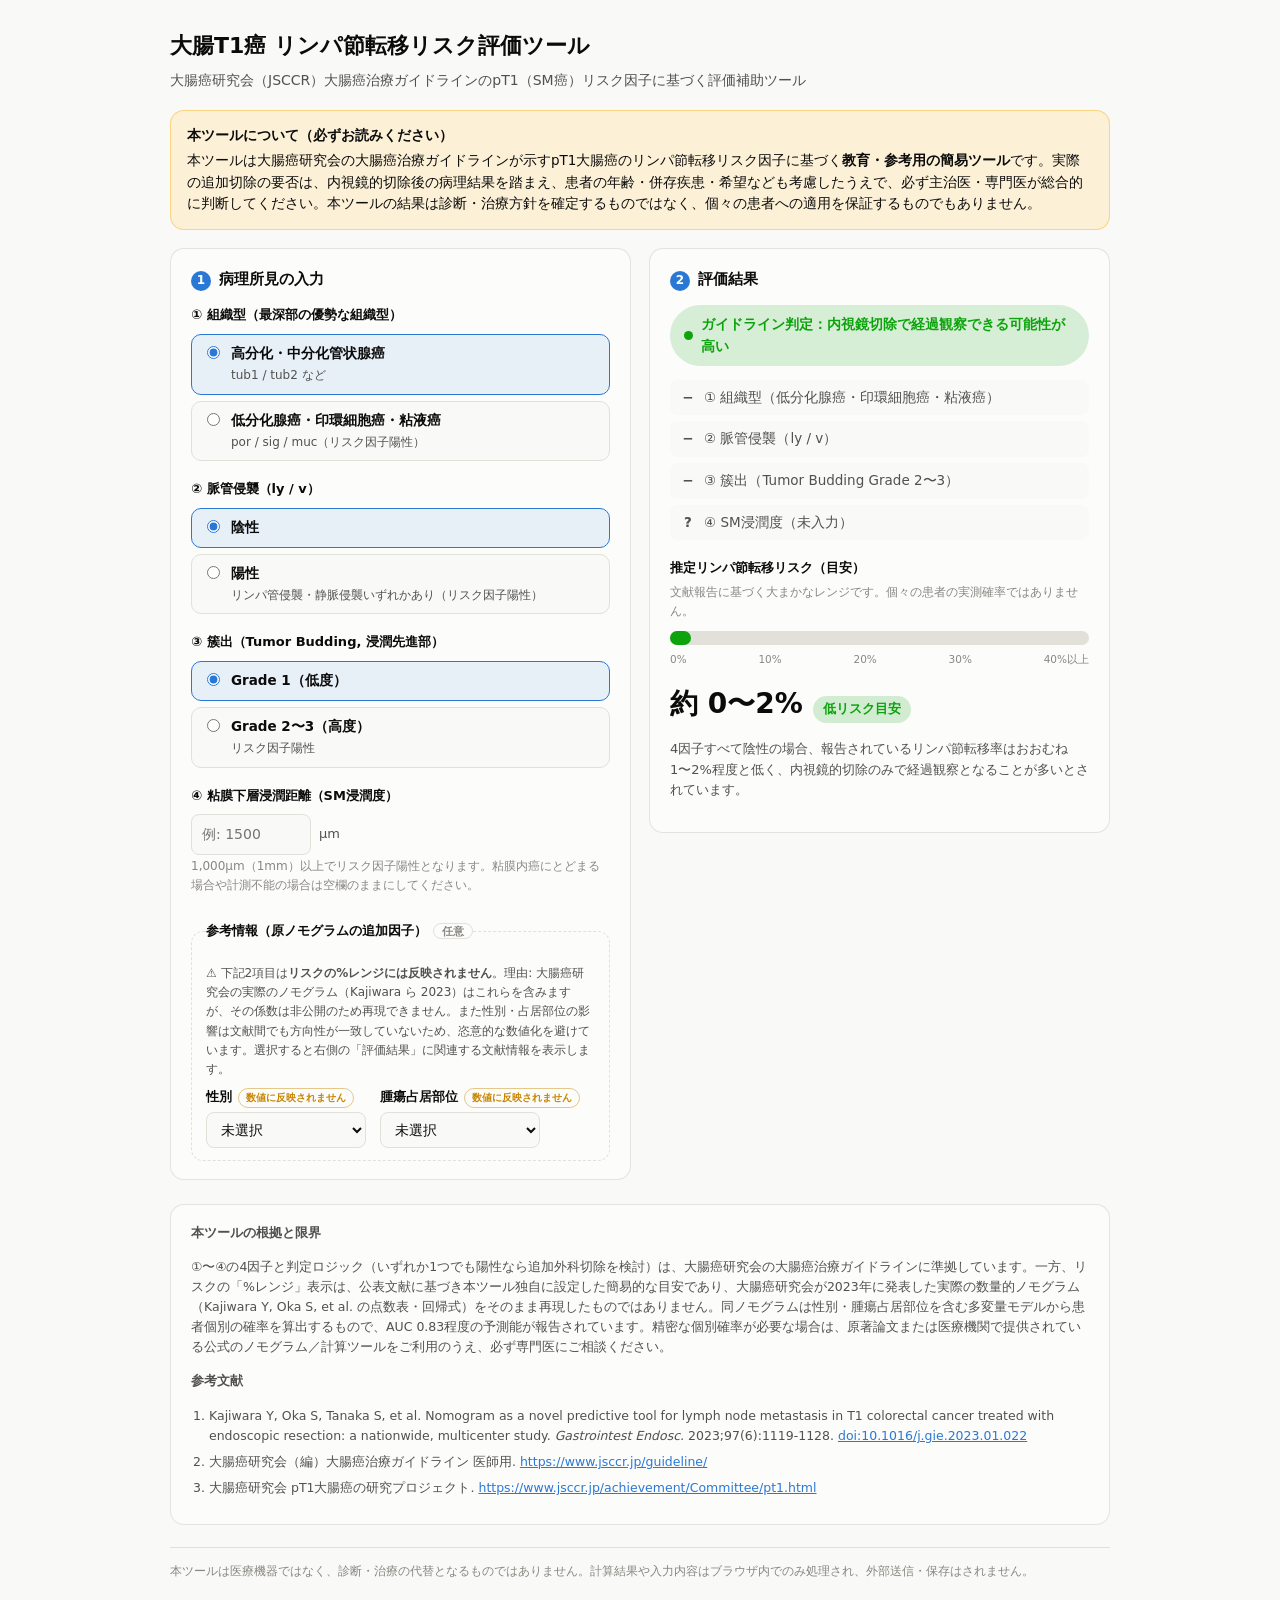
<file: colorectal-t1-lnm-tool/index.html>
<!doctype html>
<html lang="ja">
<head>
<meta charset="utf-8" />
<meta name="viewport" content="width=device-width, initial-scale=1, viewport-fit=cover" />
<title>大腸T1癌 リンパ節転移リスク評価ツール</title>

<!-- iPhoneでホーム画面に追加した際にアプリ風に起動するための設定 -->
<meta name="mobile-web-app-capable" content="yes" />
<meta name="apple-mobile-web-app-capable" content="yes" />
<meta name="apple-mobile-web-app-status-bar-style" content="black-translucent" />
<meta name="apple-mobile-web-app-title" content="T1癌リスク評価" />
<meta name="theme-color" content="#2a78d6" />
<link rel="apple-touch-icon" href="[data-uri]" />
<style>
  :root {
    --surface-1:      #fcfcfb;
    --page-plane:     #f9f9f7;
    --text-primary:   #0b0b0b;
    --text-secondary: #52514e;
    --text-muted:     #898781;
    --gridline:       #e1e0d9;
    --baseline:       #c3c2b7;
    --border:         rgba(11,11,11,0.10);
    --series-blue:    #2a78d6;
    --series-blue-l1: #cde2fb;
    --status-good:     #0ca30c;
    --status-warning:  #c98500; /* darkened for text contrast on light surface */
    --status-warning-fill: #fab219;
    --status-serious:  #ec835a;
    --status-critical: #d03b3b;
    --card-radius: 14px;
  }
  @media (prefers-color-scheme: dark) {
    :root {
      --surface-1:      #1a1a19;
      --page-plane:     #0d0d0d;
      --text-primary:   #ffffff;
      --text-secondary: #c3c2b7;
      --text-muted:     #898781;
      --gridline:       #2c2c2a;
      --baseline:       #383835;
      --border:         rgba(255,255,255,0.10);
      --series-blue:    #3987e5;
      --series-blue-l1: #184f95;
      --status-good:     #0ca30c;
      --status-warning:  #fab219;
      --status-warning-fill: #fab219;
      --status-serious:  #ec835a;
      --status-critical: #e66767;
    }
  }
  * { box-sizing: border-box; }
  body {
    margin: 0;
    background: var(--page-plane);
    color: var(--text-primary);
    font-family: system-ui, -apple-system, "Segoe UI", sans-serif;
    line-height: 1.6;
  }
  .wrap {
    max-width: 980px;
    margin: 0 auto;
    padding: 28px 20px 60px;
  }
  header.page-header {
    margin-bottom: 18px;
  }
  h1 {
    font-size: 22px;
    margin: 0 0 6px;
    font-weight: 700;
  }
  .subtitle {
    color: var(--text-secondary);
    font-size: 14px;
    margin: 0;
  }
  .disclaimer {
    background: color-mix(in srgb, var(--status-warning-fill) 16%, var(--surface-1));
    border: 1px solid color-mix(in srgb, var(--status-warning-fill) 45%, transparent);
    border-radius: var(--card-radius);
    padding: 14px 16px;
    margin: 18px 0;
    font-size: 13.5px;
    color: var(--text-primary);
  }
  .disclaimer strong { display: block; margin-bottom: 4px; }
  .grid {
    display: grid;
    grid-template-columns: 1fr 1fr;
    gap: 18px;
    align-items: start;
  }
  @media (max-width: 800px) {
    .grid { grid-template-columns: 1fr; }
  }
  .card {
    background: var(--surface-1);
    border: 1px solid var(--border);
    border-radius: var(--card-radius);
    padding: 18px 20px;
  }
  .card h2 {
    font-size: 15px;
    margin: 0 0 14px;
    font-weight: 700;
  }
  .card h2 .num {
    display: inline-flex;
    align-items: center;
    justify-content: center;
    width: 20px; height: 20px;
    border-radius: 50%;
    background: var(--series-blue);
    color: white;
    font-size: 12px;
    margin-right: 8px;
  }
  fieldset {
    border: none;
    padding: 0;
    margin: 0 0 18px;
  }
  fieldset:last-child { margin-bottom: 0; }
  legend {
    font-size: 13px;
    font-weight: 600;
    color: var(--text-primary);
    margin-bottom: 8px;
    padding: 0;
  }
  .hint {
    font-size: 12px;
    color: var(--text-muted);
    margin: 2px 0 8px;
  }
  .opt-row {
    display: flex;
    flex-direction: column;
    gap: 6px;
  }
  label.opt {
    display: flex;
    align-items: flex-start;
    gap: 8px;
    font-size: 13.5px;
    padding: 8px 10px;
    border: 1px solid var(--gridline);
    border-radius: 10px;
    cursor: pointer;
    background: var(--page-plane);
  }
  label.opt:has(input:checked) {
    border-color: var(--series-blue);
    background: color-mix(in srgb, var(--series-blue) 10%, var(--surface-1));
  }
  label.opt input { margin-top: 3px; accent-color: var(--series-blue); }
  label.opt .opt-label { font-weight: 600; }
  label.opt .opt-sub { display: block; color: var(--text-secondary); font-weight: 400; font-size: 12px; margin-top: 2px; }
  .num-input-row {
    display: flex;
    align-items: center;
    gap: 8px;
  }
  input[type="number"], select {
    font: inherit;
    font-size: 14px;
    padding: 8px 10px;
    border-radius: 8px;
    border: 1px solid var(--gridline);
    background: var(--page-plane);
    color: var(--text-primary);
    width: 120px;
  }
  select { width: auto; min-width: 160px; }
  .unit { font-size: 13px; color: var(--text-secondary); }
  .optional-tag {
    font-size: 10.5px;
    font-weight: 600;
    color: var(--text-muted);
    border: 1px solid var(--gridline);
    border-radius: 999px;
    padding: 1px 8px;
    margin-left: 6px;
    vertical-align: middle;
  }
  .no-score-fieldset {
    border: 1px dashed var(--gridline);
    border-radius: 12px;
    padding: 12px 14px;
  }
  .no-score-hint {
    color: var(--text-secondary);
  }
  .no-effect-tag {
    display: inline-block;
    font-size: 10px;
    font-weight: 600;
    color: var(--status-warning);
    border: 1px solid color-mix(in srgb, var(--status-warning) 45%, transparent);
    border-radius: 999px;
    padding: 1px 7px;
    margin-left: 6px;
    vertical-align: middle;
  }
  .lit-note {
    margin-top: 16px;
    padding: 12px 14px;
    border-radius: 10px;
    background: color-mix(in srgb, var(--series-blue) 8%, var(--surface-1));
    border: 1px solid color-mix(in srgb, var(--series-blue) 25%, transparent);
    font-size: 12.5px;
    color: var(--text-secondary);
  }
  .lit-note strong { color: var(--text-primary); }
  .lit-note ul { margin: 6px 0 0; padding-left: 18px; }
  .lit-note li { margin-bottom: 4px; }

  /* Results */
  .badge {
    display: inline-flex;
    align-items: center;
    gap: 8px;
    padding: 8px 14px;
    border-radius: 999px;
    font-weight: 700;
    font-size: 14px;
    margin-bottom: 14px;
  }
  .badge.good { background: color-mix(in srgb, var(--status-good) 16%, var(--surface-1)); color: var(--status-good); }
  .badge.critical { background: color-mix(in srgb, var(--status-critical) 14%, var(--surface-1)); color: var(--status-critical); }
  .badge .dot { width: 9px; height: 9px; border-radius: 50%; background: currentColor; flex: none; }

  .factor-list {
    list-style: none;
    padding: 0;
    margin: 0 0 18px;
    display: flex;
    flex-direction: column;
    gap: 6px;
  }
  .factor-list li {
    display: flex;
    align-items: center;
    gap: 8px;
    font-size: 13.5px;
    padding: 7px 10px;
    border-radius: 8px;
    background: var(--page-plane);
  }
  .factor-list li.positive { color: var(--status-critical); font-weight: 600; }
  .factor-list li.negative { color: var(--text-secondary); }
  .factor-list .mark { width: 16px; text-align: center; flex: none; font-weight: 700; }

  .meter-section { margin-top: 6px; }
  .meter-title {
    font-size: 13px;
    font-weight: 700;
    margin-bottom: 4px;
  }
  .meter-caption {
    font-size: 12px;
    color: var(--text-muted);
    margin-bottom: 10px;
  }
  .meter-track {
    position: relative;
    height: 14px;
    border-radius: 7px;
    background: var(--gridline);
    overflow: visible;
  }
  .meter-range {
    position: absolute;
    top: 0; bottom: 0;
    border-radius: 7px;
    transition: left .25s ease, width .25s ease, background-color .25s ease;
  }
  .meter-ticks {
    display: flex;
    justify-content: space-between;
    font-size: 10.5px;
    color: var(--text-muted);
    margin-top: 6px;
  }
  .meter-readout {
    margin-top: 14px;
    display: flex;
    align-items: baseline;
    gap: 10px;
    flex-wrap: wrap;
  }
  .meter-readout .value {
    font-size: 28px;
    font-weight: 700;
  }
  .meter-readout .tier-label {
    font-size: 13px;
    font-weight: 700;
    padding: 3px 10px;
    border-radius: 999px;
  }
  .explain {
    font-size: 13px;
    color: var(--text-secondary);
    margin-top: 12px;
  }
  .sources {
    margin-top: 24px;
    font-size: 12.5px;
    color: var(--text-secondary);
  }
  .sources h2 { font-size: 13px; }
  .sources ol { padding-left: 18px; margin: 8px 0; }
  .sources li { margin-bottom: 6px; }
  .sources a { color: var(--series-blue); }
  footer.note {
    margin-top: 22px;
    font-size: 11.5px;
    color: var(--text-muted);
    border-top: 1px solid var(--gridline);
    padding-top: 14px;
  }
</style>
</head>
<body>
<div class="wrap">

  <header class="page-header">
    <h1>大腸T1癌 リンパ節転移リスク評価ツール</h1>
    <p class="subtitle">大腸癌研究会（JSCCR）大腸癌治療ガイドラインのpT1（SM癌）リスク因子に基づく評価補助ツール</p>
  </header>

  <div class="disclaimer">
    <strong>本ツールについて（必ずお読みください）</strong>
    本ツールは大腸癌研究会の大腸癌治療ガイドラインが示すpT1大腸癌のリンパ節転移リスク因子に基づく<b>教育・参考用の簡易ツール</b>です。実際の追加切除の要否は、内視鏡的切除後の病理結果を踏まえ、患者の年齢・併存疾患・希望なども考慮したうえで、必ず主治医・専門医が総合的に判断してください。本ツールの結果は診断・治療方針を確定するものではなく、個々の患者への適用を保証するものでもありません。
  </div>

  <div class="grid">

    <!-- INPUT CARD -->
    <div class="card" id="input-card">
      <h2><span class="num">1</span>病理所見の入力</h2>

      <fieldset>
        <legend>① 組織型（最深部の優勢な組織型）</legend>
        <div class="opt-row" data-group="histology">
          <label class="opt">
            <input type="radio" name="histology" value="0" checked>
            <span><span class="opt-label">高分化・中分化管状腺癌</span><span class="opt-sub">tub1 / tub2 など</span></span>
          </label>
          <label class="opt">
            <input type="radio" name="histology" value="1">
            <span><span class="opt-label">低分化腺癌・印環細胞癌・粘液癌</span><span class="opt-sub">por / sig / muc（リスク因子陽性）</span></span>
          </label>
        </div>
      </fieldset>

      <fieldset>
        <legend>② 脈管侵襲（ly / v）</legend>
        <div class="opt-row" data-group="lvi">
          <label class="opt">
            <input type="radio" name="lvi" value="0" checked>
            <span class="opt-label">陰性</span>
          </label>
          <label class="opt">
            <input type="radio" name="lvi" value="1">
            <span><span class="opt-label">陽性</span><span class="opt-sub">リンパ管侵襲・静脈侵襲いずれかあり（リスク因子陽性）</span></span>
          </label>
        </div>
      </fieldset>

      <fieldset>
        <legend>③ 簇出（Tumor Budding, 浸潤先進部）</legend>
        <div class="opt-row" data-group="budding">
          <label class="opt">
            <input type="radio" name="budding" value="0" checked>
            <span><span class="opt-label">Grade 1（低度）</span></span>
          </label>
          <label class="opt">
            <input type="radio" name="budding" value="1">
            <span><span class="opt-label">Grade 2〜3（高度）</span><span class="opt-sub">リスク因子陽性</span></span>
          </label>
        </div>
      </fieldset>

      <fieldset>
        <legend>④ 粘膜下層浸潤距離（SM浸潤度）</legend>
        <div class="num-input-row">
          <input type="number" id="sm-depth" min="0" step="10" placeholder="例: 1500">
          <span class="unit">μm</span>
        </div>
        <p class="hint">1,000μm（1mm）以上でリスク因子陽性となります。粘膜内癌にとどまる場合や計測不能の場合は空欄のままにしてください。</p>
      </fieldset>

      <fieldset class="no-score-fieldset">
        <legend>参考情報（原ノモグラムの追加因子）<span class="optional-tag">任意</span></legend>
        <p class="hint no-score-hint">⚠️ 下記2項目は<strong>リスクの%レンジには反映されません</strong>。理由: 大腸癌研究会の実際のノモグラム（Kajiwara ら 2023）はこれらを含みますが、その係数は非公開のため再現できません。また性別・占居部位の影響は文献間でも方向性が一致していないため、恣意的な数値化を避けています。選択すると右側の「評価結果」に関連する文献情報を表示します。</p>
        <div style="display:flex; gap:14px; flex-wrap:wrap;">
          <div>
            <label style="font-size:12.5px; font-weight:600; display:block; margin-bottom:4px;">性別<span class="no-effect-tag">数値に反映されません</span></label>
            <select id="sex">
              <option value="">未選択</option>
              <option value="male">男性</option>
              <option value="female">女性</option>
            </select>
          </div>
          <div>
            <label style="font-size:12.5px; font-weight:600; display:block; margin-bottom:4px;">腫瘍占居部位<span class="no-effect-tag">数値に反映されません</span></label>
            <select id="location">
              <option value="">未選択</option>
              <option value="right">右側結腸</option>
              <option value="left">左側結腸</option>
              <option value="rectum">直腸</option>
            </select>
          </div>
        </div>
      </fieldset>
    </div>

    <!-- RESULT CARD -->
    <div class="card" id="result-card">
      <h2><span class="num">2</span>評価結果</h2>

      <div id="badge-area"></div>

      <ul class="factor-list" id="factor-list"></ul>

      <div class="meter-section">
        <div class="meter-title">推定リンパ節転移リスク（目安）</div>
        <div class="meter-caption">文献報告に基づく大まかなレンジです。個々の患者の実測確率ではありません。</div>
        <div class="meter-track">
          <div class="meter-range" id="meter-range"></div>
        </div>
        <div class="meter-ticks">
          <span>0%</span><span>10%</span><span>20%</span><span>30%</span><span>40%以上</span>
        </div>
        <div class="meter-readout">
          <span class="value" id="range-value">–</span>
          <span class="tier-label" id="tier-label"></span>
        </div>
        <p class="explain" id="explain-text"></p>
      </div>

      <div class="lit-note" id="lit-note" style="display:none;"></div>
    </div>

  </div>

  <div class="card sources">
    <h2>本ツールの根拠と限界</h2>
    <p>
      ①〜④の4因子と判定ロジック（いずれか1つでも陽性なら追加外科切除を検討）は、大腸癌研究会の大腸癌治療ガイドラインに準拠しています。一方、リスクの「%レンジ」表示は、公表文献に基づき本ツール独自に設定した簡易的な目安であり、大腸癌研究会が2023年に発表した実際の数量的ノモグラム（Kajiwara Y, Oka S, et al. の点数表・回帰式）をそのまま再現したものではありません。同ノモグラムは性別・腫瘍占居部位を含む多変量モデルから患者個別の確率を算出するもので、AUC 0.83程度の予測能が報告されています。精密な個別確率が必要な場合は、原著論文または医療機関で提供されている公式のノモグラム／計算ツールをご利用のうえ、必ず専門医にご相談ください。
    </p>
    <h2 style="margin-top:14px;">参考文献</h2>
    <ol>
      <li>Kajiwara Y, Oka S, Tanaka S, et al. Nomogram as a novel predictive tool for lymph node metastasis in T1 colorectal cancer treated with endoscopic resection: a nationwide, multicenter study. <em>Gastrointest Endosc.</em> 2023;97(6):1119-1128. <a href="https://doi.org/10.1016/j.gie.2023.01.022" target="_blank" rel="noopener">doi:10.1016/j.gie.2023.01.022</a></li>
      <li>大腸癌研究会（編）大腸癌治療ガイドライン 医師用. <a href="https://www.jsccr.jp/guideline/" target="_blank" rel="noopener">https://www.jsccr.jp/guideline/</a></li>
      <li>大腸癌研究会 pT1大腸癌の研究プロジェクト. <a href="https://www.jsccr.jp/achievement/Committee/pt1.html" target="_blank" rel="noopener">https://www.jsccr.jp/achievement/Committee/pt1.html</a></li>
    </ol>
  </div>

  <footer class="note">
    本ツールは医療機器ではなく、診断・治療の代替となるものではありません。計算結果や入力内容はブラウザ内でのみ処理され、外部送信・保存はされません。
  </footer>

</div>

<script>
(function () {
  const $ = (sel, root=document) => root.querySelector(sel);
  const groups = ['histology', 'lvi', 'budding'];

  function getRadioValue(name) {
    const el = document.querySelector(`input[name="${name}"]:checked`);
    return el ? el.value === '1' : false;
  }

  function evaluate() {
    const poorDiff = getRadioValue('histology');
    const lvi = getRadioValue('lvi');
    const budding = getRadioValue('budding');
    const smInput = $('#sm-depth').value;
    const smDepth = smInput === '' ? null : Number(smInput);
    const smPositive = smDepth !== null && !Number.isNaN(smDepth) && smDepth >= 1000;
    const smUnknown = smInput === '';

    const factors = [
      { label: '① 組織型（低分化腺癌・印環細胞癌・粘液癌）', positive: poorDiff, key: 'histology' },
      { label: '② 脈管侵襲（ly / v）', positive: lvi, key: 'lvi' },
      { label: '③ 簇出（Tumor Budding Grade 2〜3）', positive: budding, key: 'budding' },
      { label: smUnknown ? '④ SM浸潤度（未入力）' : `④ SM浸潤度（${smDepth}μm）`, positive: smPositive, key: 'sm' },
    ];

    const positiveCount = factors.filter(f => f.positive).length;
    const guidelinePositive = positiveCount > 0;
    const smOnlyPositive = positiveCount === 1 && smPositive;

    renderBadge(guidelinePositive);
    renderFactorList(factors, smUnknown);
    renderMeter(positiveCount, smOnlyPositive);
    renderLitNote($('#sex').value, $('#location').value);
  }

  const SEX_NOTES = {
    male: '性別（男性）を選択中: 性別の影響については研究間で結果が一致していません。多変量解析で<strong>女性であること</strong>がリンパ節転移の危険因子とされた研究がある一方、有意差を認めない研究もあります。',
    female: '性別（女性）を選択中: 一部の多施設研究では<strong>女性であること</strong>が多変量解析でリンパ節転移の独立した危険因子とされていますが、他の研究では有意差を認めておらず、結論は一致していません。',
  };
  const LOCATION_NOTES = {
    right: '占居部位（右側結腸）を選択中: 部位による転移率の違いについては報告が分かれており、一致した結論はありません。',
    left: '占居部位（左側結腸）を選択中: 一部の単施設研究で<strong>左側病変</strong>がリンパ節転移の危険因子とされていますが、他の研究とは結果が一致していません。',
    rectum: '占居部位（直腸）を選択中: <strong>直腸病変</strong>の方が高リスクとする報告がある一方、直腸以外の病変の方が高リスクとする報告もあり、結論は一致していません。',
  };

  function renderLitNote(sex, location) {
    const note = $('#lit-note');
    const items = [];
    if (sex && SEX_NOTES[sex]) items.push(SEX_NOTES[sex]);
    if (location && LOCATION_NOTES[location]) items.push(LOCATION_NOTES[location]);

    if (items.length === 0) {
      note.style.display = 'none';
      note.innerHTML = '';
      return;
    }
    note.style.display = 'block';
    note.innerHTML =
      '<strong>参考: 性別・占居部位に関する文献メモ</strong>' +
      '<ul>' + items.map(t => `<li>${t}</li>`).join('') + '</ul>' +
      '<div style="margin-top:6px;">これらは上記の%レンジには反映されていません。研究ごとに対象集団や統計手法が異なり、方向性・大きさが一致していないためです。</div>';
  }

  function renderBadge(positive) {
    const area = $('#badge-area');
    area.innerHTML = '';
    const badge = document.createElement('div');
    badge.className = 'badge ' + (positive ? 'critical' : 'good');
    badge.innerHTML = `<span class="dot"></span>` +
      (positive
        ? 'ガイドライン判定：追加外科切除を検討'
        : 'ガイドライン判定：内視鏡切除で経過観察できる可能性が高い');
    area.appendChild(badge);
  }

  function renderFactorList(factors, smUnknown) {
    const list = $('#factor-list');
    list.innerHTML = '';
    factors.forEach(f => {
      const li = document.createElement('li');
      const isUnknown = f.key === 'sm' && smUnknown;
      li.className = isUnknown ? 'negative' : (f.positive ? 'positive' : 'negative');
      li.innerHTML = `<span class="mark">${isUnknown ? '?' : (f.positive ? '●' : '−')}</span>${f.label}`;
      list.appendChild(li);
    });
  }

  // tier => [rangeLow, rangeHigh, colorVar, label]
  const TIERS = {
    none:    { lo: 0,  hi: 2,  color: 'var(--status-good)',     label: '低リスク目安' },
    smOnly:  { lo: 1,  hi: 3,  color: 'var(--status-warning-fill)', label: '低〜中リスク目安' },
    one:     { lo: 3,  hi: 10, color: 'var(--status-warning-fill)', label: '中リスク目安' },
    two:     { lo: 8,  hi: 20, color: 'var(--status-serious)',  label: '中〜高リスク目安' },
    threePlus: { lo: 18, hi: 35, color: 'var(--status-critical)', label: '高リスク目安' },
  };

  function pickTier(count, smOnly) {
    if (count === 0) return TIERS.none;
    if (smOnly) return TIERS.smOnly;
    if (count === 1) return TIERS.one;
    if (count === 2) return TIERS.two;
    return TIERS.threePlus;
  }

  function renderMeter(count, smOnly) {
    const tier = pickTier(count, smOnly);
    const SCALE_MAX = 40; // meter scale caps display at 40%
    const loPct = Math.min(tier.lo, SCALE_MAX) / SCALE_MAX * 100;
    const hiPct = Math.min(tier.hi, SCALE_MAX) / SCALE_MAX * 100;

    const rangeEl = $('#meter-range');
    rangeEl.style.left = loPct + '%';
    rangeEl.style.width = Math.max(hiPct - loPct, 2) + '%';
    rangeEl.style.background = tier.color;

    $('#range-value').textContent = `約 ${tier.lo}〜${tier.hi}%`;
    const tierLabel = $('#tier-label');
    tierLabel.textContent = tier.label;
    tierLabel.style.background = `color-mix(in srgb, ${tier.color} 18%, var(--surface-1))`;
    tierLabel.style.color = tier.color;

    let explain = '';
    if (count === 0) {
      explain = '4因子すべて陰性の場合、報告されているリンパ節転移率はおおむね1〜2%程度と低く、内視鏡的切除のみで経過観察となることが多いとされています。';
    } else if (smOnly) {
      explain = 'SM浸潤度1,000μm以上のみが単独で陽性の場合、報告されているリンパ節転移率は1〜3%程度と比較的低いとされますが、ガイドライン上は追加切除の適応として検討対象になります。';
    } else if (count === 1) {
      explain = 'リスク因子が1つ陽性の場合、報告されているリンパ節転移率はおおむね数%程度とされていますが、どの因子が陽性かにより幅があります。';
    } else if (count === 2) {
      explain = 'リスク因子が2つ陽性の場合、リンパ節転移率は10%前後まで上昇すると報告されています。';
    } else {
      explain = 'リスク因子が3つ以上陽性の場合、リンパ節転移率は20%を超えるとの報告があり、追加外科切除がより強く推奨される状況です。';
    }
    $('#explain-text').textContent = explain;
  }

  document.addEventListener('change', evaluate);
  evaluate();
})();
</script>
</body>
</html>
</file>
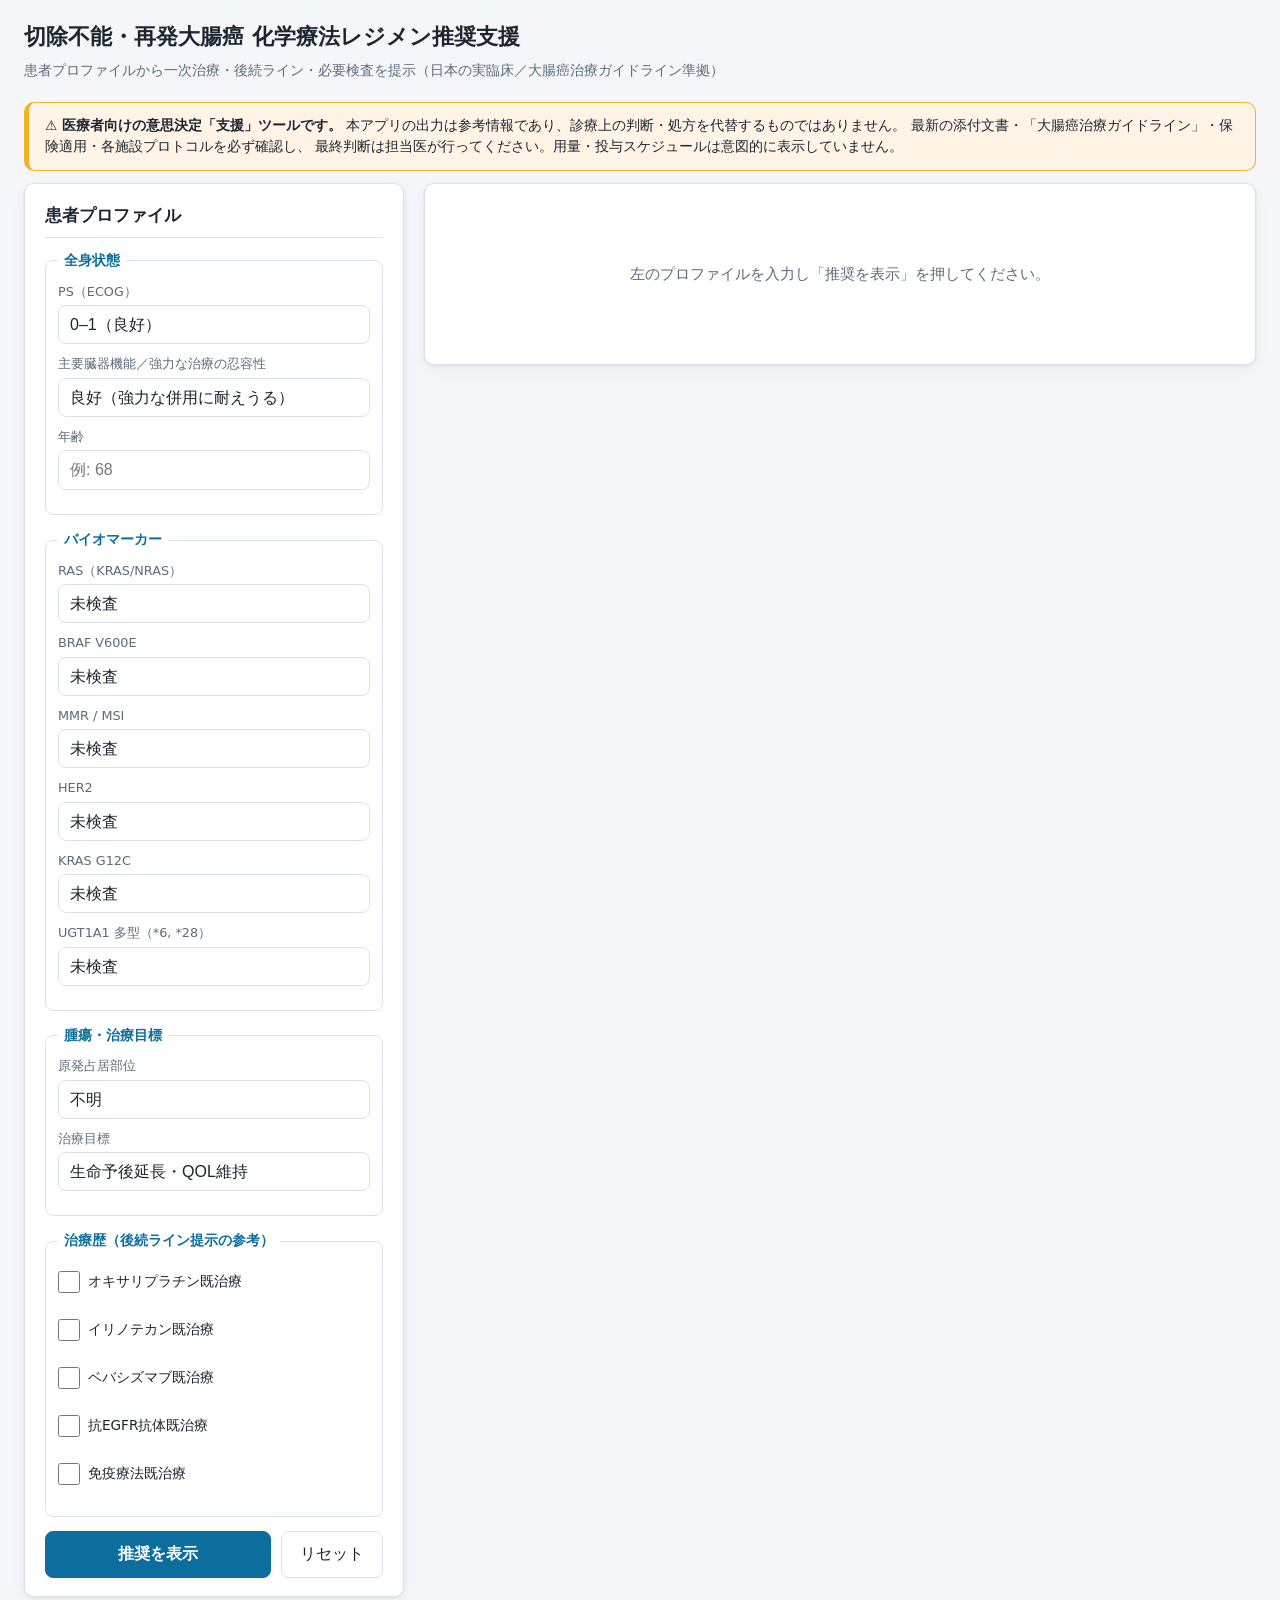
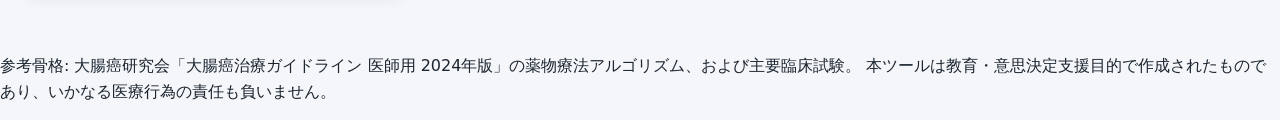
<file: crc-regimen-app/index.html>
<!DOCTYPE html>
<html lang="ja">
<head>
  <meta charset="UTF-8">
  <meta name="viewport" content="width=device-width, initial-scale=1.0, viewport-fit=cover">
  <meta name="theme-color" content="#0d6e9e">
  <meta name="apple-mobile-web-app-capable" content="yes">
  <meta name="apple-mobile-web-app-status-bar-style" content="black-translucent">
  <meta name="apple-mobile-web-app-title" content="CRCレジメン">
  <meta name="format-detection" content="telephone=no">
  <title>切除不能・再発大腸癌 レジメン推奨支援</title>
  <link rel="stylesheet" href="styles.css">
</head>
<body>
  <header class="site-header">
    <h1>切除不能・再発大腸癌 化学療法レジメン推奨支援</h1>
    <p class="subtitle">患者プロファイルから一次治療・後続ライン・必要検査を提示（日本の実臨床／大腸癌治療ガイドライン準拠）</p>
  </header>

  <div class="disclaimer" role="note">
    <strong>⚠ 医療者向けの意思決定「支援」ツールです。</strong>
    本アプリの出力は参考情報であり、診療上の判断・処方を代替するものではありません。
    最新の添付文書・「大腸癌治療ガイドライン」・保険適用・各施設プロトコルを必ず確認し、
    最終判断は担当医が行ってください。用量・投与スケジュールは意図的に表示していません。
  </div>

  <main class="layout">
    <!-- 入力フォーム -->
    <section class="panel form-panel" aria-label="患者プロファイル入力">
      <h2>患者プロファイル</h2>
      <form id="profile-form">
        <fieldset>
          <legend>全身状態</legend>
          <label>PS（ECOG）
            <select name="ps">
              <option value="0-1">0–1（良好）</option>
              <option value="2">2</option>
              <option value="3-4">3–4（不良）</option>
            </select>
          </label>
          <label>主要臓器機能／強力な治療の忍容性
            <select name="organ">
              <option value="fit">良好（強力な併用に耐えうる）</option>
              <option value="unfit">低下（減量方針が望ましい）</option>
            </select>
          </label>
          <label>年齢
            <input type="number" name="age" min="0" max="120" placeholder="例: 68">
          </label>
        </fieldset>

        <fieldset>
          <legend>バイオマーカー</legend>
          <label>RAS（KRAS/NRAS）
            <select name="ras">
              <option value="unknown">未検査</option>
              <option value="wt">野生型</option>
              <option value="mut">変異型</option>
            </select>
          </label>
          <label>BRAF V600E
            <select name="braf">
              <option value="unknown">未検査</option>
              <option value="wt">野生型</option>
              <option value="mut">V600E変異</option>
            </select>
          </label>
          <label>MMR / MSI
            <select name="msi">
              <option value="unknown">未検査</option>
              <option value="mss">MSS / pMMR</option>
              <option value="msi-h">MSI-H / dMMR</option>
            </select>
          </label>
          <label>HER2
            <select name="her2">
              <option value="unknown">未検査</option>
              <option value="neg">陰性</option>
              <option value="pos">陽性</option>
            </select>
          </label>
          <label>KRAS G12C
            <select name="krasG12C">
              <option value="unknown">未検査</option>
              <option value="neg">なし</option>
              <option value="pos">あり</option>
            </select>
          </label>
          <label>UGT1A1 多型（*6, *28）
            <select name="ugt1a1">
              <option value="unknown">未検査</option>
              <option value="wt">野生型</option>
              <option value="variant">多型あり</option>
            </select>
          </label>
        </fieldset>

        <fieldset>
          <legend>腫瘍・治療目標</legend>
          <label>原発占居部位
            <select name="side">
              <option value="unknown">不明</option>
              <option value="left">左側（下行結腸〜直腸）</option>
              <option value="right">右側（盲腸〜横行結腸）</option>
            </select>
          </label>
          <label>治療目標
            <select name="goal">
              <option value="palliative">生命予後延長・QOL維持</option>
              <option value="conversion">積極的縮小（コンバージョン狙い）</option>
            </select>
          </label>
        </fieldset>

        <fieldset>
          <legend>治療歴（後続ライン提示の参考）</legend>
          <label class="check"><input type="checkbox" name="priorOxaliplatin"> オキサリプラチン既治療</label>
          <label class="check"><input type="checkbox" name="priorIrinotecan"> イリノテカン既治療</label>
          <label class="check"><input type="checkbox" name="priorBev"> ベバシズマブ既治療</label>
          <label class="check"><input type="checkbox" name="priorEgfr"> 抗EGFR抗体既治療</label>
          <label class="check"><input type="checkbox" name="priorIo"> 免疫療法既治療</label>
        </fieldset>

        <div class="actions">
          <button type="submit" class="primary">推奨を表示</button>
          <button type="button" id="reset-btn">リセット</button>
        </div>
      </form>
    </section>

    <!-- 結果表示 -->
    <section class="panel result-panel" aria-label="推奨結果">
      <div id="results" class="results-empty">
        左のプロファイルを入力し「推奨を表示」を押してください。
      </div>
    </section>
  </main>

  <footer class="site-footer">
    <p>参考骨格: 大腸癌研究会「大腸癌治療ガイドライン 医師用 2024年版」の薬物療法アルゴリズム、および主要臨床試験。
    本ツールは教育・意思決定支援目的で作成されたものであり、いかなる医療行為の責任も負いません。</p>
  </footer>

  <script src="data.js"></script>
  <script src="engine.js"></script>
  <script src="app.js"></script>
</body>
</html>
</file>
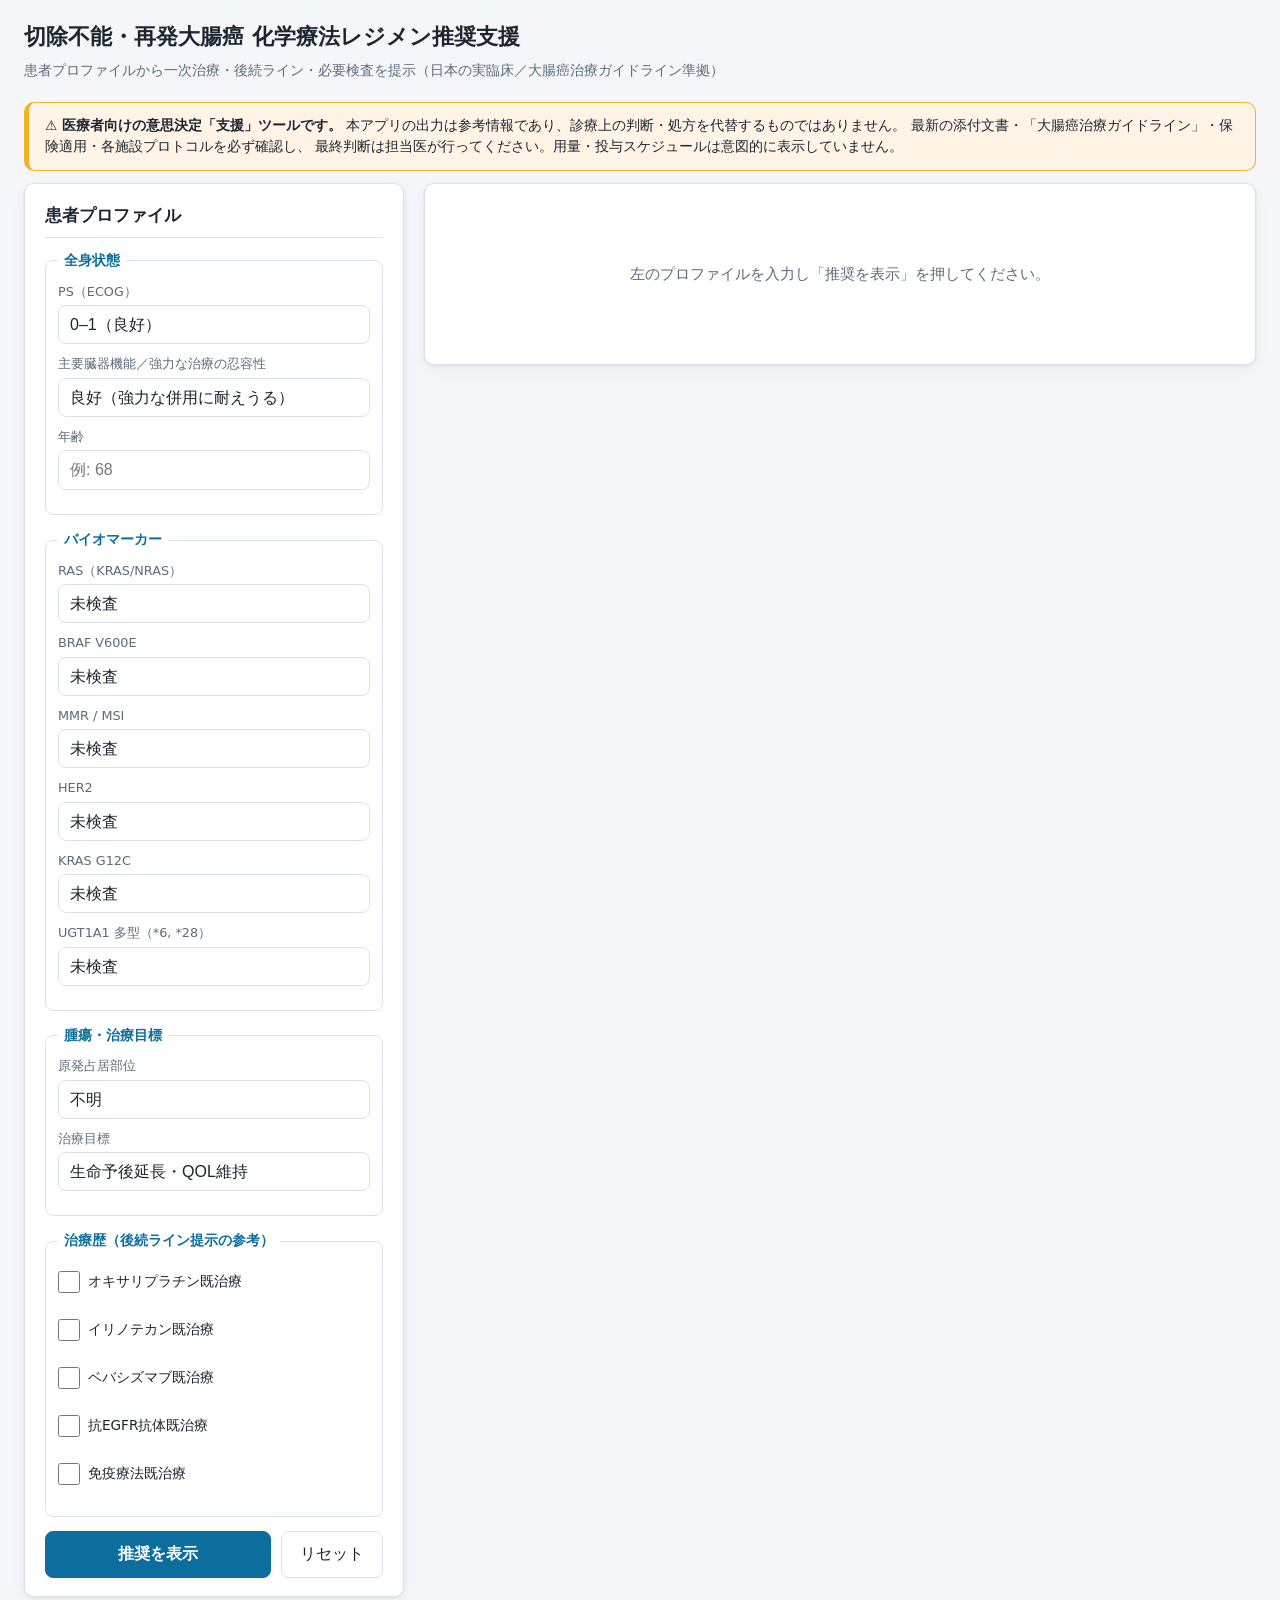
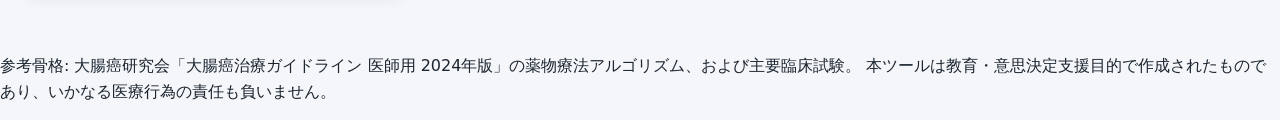
<file: docs/index.html>
<!DOCTYPE html>
<html lang="ja">
<head>
<meta charset="UTF-8">
<meta name="viewport" content="width=device-width, initial-scale=1.0, viewport-fit=cover">
<meta name="theme-color" content="#0d6e9e">
<meta name="apple-mobile-web-app-capable" content="yes">
<meta name="apple-mobile-web-app-status-bar-style" content="black-translucent">
<meta name="apple-mobile-web-app-title" content="CRCレジメン">
<meta name="format-detection" content="telephone=no">
<title>切除不能・再発大腸癌 レジメン推奨支援</title>
<style>
:root {
  --bg: #f4f6f9;
  --panel: #ffffff;
  --ink: #1c2530;
  --muted: #5b6b7b;
  --line: #dde3ea;
  --accent: #0d6e9e;
  --accent-soft: #e6f2f8;
  --warn-bg: #fff4e5;
  --warn-line: #f0b429;
  --info-bg: #e8f0fe;
  --info-line: #1f6feb;
  --ok: #1a7f5a;
  --ok-bg: #e3f5ec;
  --bad: #b3261e;
  --bad-bg: #fdecec;
  --radius: 10px;
  --shadow: 0 1px 3px rgba(20, 30, 45, .08), 0 4px 14px rgba(20, 30, 45, .05);
  font-family: system-ui, -apple-system, "Segoe UI", "Hiragino Sans", "Noto Sans JP", sans-serif;
}

@media (prefers-color-scheme: dark) {
  :root {
    --bg: #0e161d;
    --panel: #16222c;
    --ink: #e6edf3;
    --muted: #9fb0be;
    --line: #29394a;
    --accent: #3ba7d6;
    --accent-soft: #12303f;
    --warn-bg: #33280f;
    --warn-line: #d1a02e;
    --info-bg: #12303f;
    --info-line: #3ba7d6;
    --ok: #4fbf93;
    --ok-bg: #123a2c;
    --bad: #f28b82;
    --bad-bg: #3a1a17;
  }
}

* { box-sizing: border-box; }

body {
  margin: 0;
  background: var(--bg);
  color: var(--ink);
  line-height: 1.6;
  -webkit-text-size-adjust: 100%;
  padding-left: env(safe-area-inset-left);
  padding-right: env(safe-area-inset-right);
}

.site-header {
  padding: 20px 24px 8px;
}
.site-header h1 {
  margin: 0;
  font-size: 1.35rem;
}
.subtitle {
  margin: 4px 0 0;
  color: var(--muted);
  font-size: .9rem;
}

.disclaimer {
  margin: 12px 24px;
  padding: 12px 16px;
  background: var(--warn-bg);
  border: 1px solid var(--warn-line);
  border-left-width: 5px;
  border-radius: var(--radius);
  font-size: .85rem;
  color: var(--ink);
}

.layout {
  display: grid;
  grid-template-columns: 380px 1fr;
  gap: 20px;
  padding: 0 24px 40px;
  align-items: start;
}
@media (max-width: 880px) {
  .layout { grid-template-columns: 1fr; }
}

.panel {
  background: var(--panel);
  border: 1px solid var(--line);
  border-radius: var(--radius);
  box-shadow: var(--shadow);
  padding: 18px 20px;
}
.form-panel { position: sticky; top: 12px; }
@media (max-width: 880px) {
  .form-panel { position: static; }
}

.panel h2 {
  margin: 0 0 12px;
  font-size: 1.05rem;
  padding-bottom: 8px;
  border-bottom: 1px solid var(--line);
}

fieldset {
  border: 1px solid var(--line);
  border-radius: 8px;
  margin: 0 0 14px;
  padding: 10px 12px 14px;
}
legend {
  font-weight: 600;
  font-size: .85rem;
  color: var(--accent);
  padding: 0 6px;
}

label {
  display: block;
  font-size: .8rem;
  color: var(--muted);
  margin-bottom: 10px;
}
label.check {
  display: flex;
  align-items: center;
  gap: 8px;
  font-size: .85rem;
  color: var(--ink);
  margin-bottom: 8px;
}
select, input[type="number"] {
  display: block;
  width: 100%;
  margin-top: 3px;
  padding: 10px 11px;
  border: 1px solid var(--line);
  border-radius: 8px;
  /* iOS Safari は 16px 未満のフォーカスで自動ズームするため 16px を維持 */
  font-size: 16px;
  color: var(--ink);
  background: var(--panel);
  -webkit-appearance: none;
  appearance: none;
}
label.check input { width: auto; margin: 0; }

.actions {
  display: flex;
  gap: 10px;
}
button {
  cursor: pointer;
  padding: 12px 18px;
  border-radius: 8px;
  border: 1px solid var(--line);
  background: var(--panel);
  font-size: 1rem;
  color: var(--ink);
  min-height: 44px; /* iOS 推奨タップ領域 */
  touch-action: manipulation;
}
.actions .primary { flex: 1; }
label.check { min-height: 40px; }
label.check input { width: 22px; height: 22px; }
button.primary {
  background: var(--accent);
  border-color: var(--accent);
  color: #fff;
  font-weight: 600;
}
button.primary:hover { filter: brightness(1.05); }

/* 結果表示 */
.results-empty {
  color: var(--muted);
  text-align: center;
  padding: 60px 20px;
  font-size: .95rem;
}

.result-block { margin-bottom: 26px; }
.result-block > h3 {
  font-size: 1rem;
  margin: 0 0 12px;
  display: flex;
  align-items: center;
  gap: 8px;
}
.result-block > h3::before {
  content: "";
  width: 4px;
  height: 18px;
  background: var(--accent);
  border-radius: 2px;
}

.flag {
  padding: 10px 14px;
  border-radius: 8px;
  font-size: .85rem;
  margin-bottom: 10px;
  border-left: 4px solid;
}
.flag.warn { background: var(--warn-bg); border-color: var(--warn-line); color: var(--ink); }
.flag.info { background: var(--info-bg); border-color: var(--info-line); color: var(--ink); }

.rec-card {
  border: 1px solid var(--line);
  border-radius: 9px;
  padding: 14px 16px;
  margin-bottom: 12px;
  background: var(--panel);
}
.rec-card.primary-rec {
  border-color: var(--accent);
  background: var(--accent-soft);
}
.rec-card .rank {
  display: inline-block;
  font-size: .72rem;
  font-weight: 700;
  color: #fff;
  background: var(--accent);
  border-radius: 20px;
  padding: 2px 10px;
  margin-bottom: 6px;
}
.rec-card.primary-rec .rank { background: var(--ok); }
.rec-card .rec-name {
  font-weight: 700;
  font-size: 1rem;
  margin: 2px 0 4px;
}
.rec-card .rec-plus {
  font-size: .85rem;
  color: var(--accent);
  margin-bottom: 6px;
}
.rec-card .rec-note {
  font-size: .8rem;
  color: var(--muted);
  font-style: italic;
  margin: 4px 0 8px;
}
.rec-card ul { margin: 6px 0 0; padding-left: 20px; }
.rec-card li { font-size: .85rem; margin-bottom: 4px; }

.seq-item {
  border-left: 3px solid var(--line);
  padding: 4px 0 4px 14px;
  margin-bottom: 14px;
}
.seq-item .seq-line {
  font-weight: 700;
  font-size: .9rem;
}
.seq-item .seq-note {
  font-size: .78rem;
  color: var(--muted);
  margin: 2px 0 4px;
}
.seq-item ul { margin: 4px 0 0; padding-left: 18px; }
.seq-item li { font-size: .83rem; margin-bottom: 3px; }

table.tests {
  width: 100%;
  border-collapse: collapse;
  font-size: .82rem;
}
table.tests th, table.tests td {
  text-align: left;
  padding: 7px 8px;
  border-bottom: 1px solid var(--line);
  vertical-align: top;
}
table.tests th { color: var(--muted); font-weight: 600; }
.status-pill {
  display: inline-block;
  font-size: .72rem;
  padding: 1px 8px;
  border-radius: 20px;
  white-space: nowrap;
}
.status-pill.done { background: var(--ok-bg); color: var(--ok); }
.status-pill.todo { background: var(--bad-bg); color: var(--bad); }

.mon-list { margin: 6px 0 0; padding-left: 18px; }
.mon-list li { font-size: .82rem; margin-bottom: 5px; }
.mon-list b { color: var(--ink); }

.print-actions { margin-bottom: 16px; }
.print-actions button { font-size: .82rem; }

</style>
</head>
<body>
<header class="site-header">
    <h1>切除不能・再発大腸癌 化学療法レジメン推奨支援</h1>
    <p class="subtitle">患者プロファイルから一次治療・後続ライン・必要検査を提示（日本の実臨床／大腸癌治療ガイドライン準拠）</p>
  </header>

  <div class="disclaimer" role="note">
    <strong>⚠ 医療者向けの意思決定「支援」ツールです。</strong>
    本アプリの出力は参考情報であり、診療上の判断・処方を代替するものではありません。
    最新の添付文書・「大腸癌治療ガイドライン」・保険適用・各施設プロトコルを必ず確認し、
    最終判断は担当医が行ってください。用量・投与スケジュールは意図的に表示していません。
  </div>

  <main class="layout">
    <!-- 入力フォーム -->
    <section class="panel form-panel" aria-label="患者プロファイル入力">
      <h2>患者プロファイル</h2>
      <form id="profile-form">
        <fieldset>
          <legend>全身状態</legend>
          <label>PS（ECOG）
            <select name="ps">
              <option value="0-1">0–1（良好）</option>
              <option value="2">2</option>
              <option value="3-4">3–4（不良）</option>
            </select>
          </label>
          <label>主要臓器機能／強力な治療の忍容性
            <select name="organ">
              <option value="fit">良好（強力な併用に耐えうる）</option>
              <option value="unfit">低下（減量方針が望ましい）</option>
            </select>
          </label>
          <label>年齢
            <input type="number" name="age" min="0" max="120" placeholder="例: 68">
          </label>
        </fieldset>

        <fieldset>
          <legend>バイオマーカー</legend>
          <label>RAS（KRAS/NRAS）
            <select name="ras">
              <option value="unknown">未検査</option>
              <option value="wt">野生型</option>
              <option value="mut">変異型</option>
            </select>
          </label>
          <label>BRAF V600E
            <select name="braf">
              <option value="unknown">未検査</option>
              <option value="wt">野生型</option>
              <option value="mut">V600E変異</option>
            </select>
          </label>
          <label>MMR / MSI
            <select name="msi">
              <option value="unknown">未検査</option>
              <option value="mss">MSS / pMMR</option>
              <option value="msi-h">MSI-H / dMMR</option>
            </select>
          </label>
          <label>HER2
            <select name="her2">
              <option value="unknown">未検査</option>
              <option value="neg">陰性</option>
              <option value="pos">陽性</option>
            </select>
          </label>
          <label>KRAS G12C
            <select name="krasG12C">
              <option value="unknown">未検査</option>
              <option value="neg">なし</option>
              <option value="pos">あり</option>
            </select>
          </label>
          <label>UGT1A1 多型（*6, *28）
            <select name="ugt1a1">
              <option value="unknown">未検査</option>
              <option value="wt">野生型</option>
              <option value="variant">多型あり</option>
            </select>
          </label>
        </fieldset>

        <fieldset>
          <legend>腫瘍・治療目標</legend>
          <label>原発占居部位
            <select name="side">
              <option value="unknown">不明</option>
              <option value="left">左側（下行結腸〜直腸）</option>
              <option value="right">右側（盲腸〜横行結腸）</option>
            </select>
          </label>
          <label>治療目標
            <select name="goal">
              <option value="palliative">生命予後延長・QOL維持</option>
              <option value="conversion">積極的縮小（コンバージョン狙い）</option>
            </select>
          </label>
        </fieldset>

        <fieldset>
          <legend>治療歴（後続ライン提示の参考）</legend>
          <label class="check"><input type="checkbox" name="priorOxaliplatin"> オキサリプラチン既治療</label>
          <label class="check"><input type="checkbox" name="priorIrinotecan"> イリノテカン既治療</label>
          <label class="check"><input type="checkbox" name="priorBev"> ベバシズマブ既治療</label>
          <label class="check"><input type="checkbox" name="priorEgfr"> 抗EGFR抗体既治療</label>
          <label class="check"><input type="checkbox" name="priorIo"> 免疫療法既治療</label>
        </fieldset>

        <div class="actions">
          <button type="submit" class="primary">推奨を表示</button>
          <button type="button" id="reset-btn">リセット</button>
        </div>
      </form>
    </section>

    <!-- 結果表示 -->
    <section class="panel result-panel" aria-label="推奨結果">
      <div id="results" class="results-empty">
        左のプロファイルを入力し「推奨を表示」を押してください。
      </div>
    </section>
  </main>

  <footer class="site-footer">
    <p>参考骨格: 大腸癌研究会「大腸癌治療ガイドライン 医師用 2024年版」の薬物療法アルゴリズム、および主要臨床試験。
    本ツールは教育・意思決定支援目的で作成されたものであり、いかなる医療行為の責任も負いません。</p>
  </footer>
<script>
/*
 * data.js — 切除不能・再発大腸癌 レジメン／検査データベース
 *
 * 出典の考え方:
 *  - 大腸癌研究会「大腸癌治療ガイドライン 医師用 2024年版」の薬物療法アルゴリズムを基本骨格とする
 *  - 主要臨床試験（下記 TRIALS 参照）およびバイオマーカーに基づく標準的な国内実臨床を反映
 *
 * ※ 本データは臨床意思決定「支援」のための参考情報であり、最新の添付文書・
 *   ガイドライン・保険適用を必ず確認すること。用量・スケジュールは記載しない
 *   （施設プロトコル・体表面積・臓器機能で個別化されるため）。
 */

// レジメン定義 -----------------------------------------------------------
// backbone: 細胞傷害性の骨格。 mods: 併用分子標的/免疫。
const REGIMENS = {
  // --- 殺細胞性 骨格 ---
  FOLFOX: {
    id: 'FOLFOX',
    name: 'FOLFOX（5-FU/l-LV + オキサリプラチン）',
    class: 'doublet',
    key: ['oxaliplatin', 'fluoropyrimidine'],
    note: 'オキサリプラチン基盤ダブレット。末梢神経障害に注意。',
  },
  CAPOX: {
    id: 'CAPOX',
    name: 'CAPOX / XELOX（カペシタビン + オキサリプラチン）',
    class: 'doublet',
    key: ['oxaliplatin', 'fluoropyrimidine'],
    note: '経口フッ化ピリミジンを用いる通院しやすいダブレット。手足症候群・下痢に注意。',
  },
  SOX: {
    id: 'SOX',
    name: 'SOX（S-1 + オキサリプラチン）',
    class: 'doublet',
    key: ['oxaliplatin', 'fluoropyrimidine'],
    note: '国内で汎用されるオキサリプラチン基盤ダブレット。',
  },
  FOLFIRI: {
    id: 'FOLFIRI',
    name: 'FOLFIRI（5-FU/l-LV + イリノテカン）',
    class: 'doublet',
    key: ['irinotecan', 'fluoropyrimidine'],
    note: 'イリノテカン基盤ダブレット。好中球減少・下痢に注意。UGT1A1確認。',
  },
  IRIS: {
    id: 'IRIS',
    name: 'IRIS（S-1 + イリノテカン）',
    class: 'doublet',
    key: ['irinotecan', 'fluoropyrimidine'],
    note: 'イリノテカン + S-1 の経口併用ダブレット。UGT1A1確認。',
  },
  FOLFOXIRI: {
    id: 'FOLFOXIRI',
    name: 'FOLFOXIRI（5-FU/l-LV + オキサリプラチン + イリノテカン）',
    class: 'triplet',
    key: ['oxaliplatin', 'irinotecan', 'fluoropyrimidine'],
    note: '3剤併用トリプレット。奏効・深達度が高い一方で毒性も強く、PS良好・臓器機能良好例に限定。',
  },
  FP: {
    id: 'FP',
    name: 'フッ化ピリミジン単剤（5-FU/LV・カペシタビン・S-1 いずれか）',
    class: 'single',
    key: ['fluoropyrimidine'],
    note: '毒性を抑えた緩和的レジメン。高齢・PS不良・臓器機能低下例に。',
  },

  // --- 分子標的（併用） ---
  BEV: {
    id: 'BEV',
    name: 'ベバシズマブ（抗VEGF）',
    class: 'mab',
    note: 'RAS/BRAF・左右いずれでも上乗せ可。高血圧・蛋白尿・出血・消化管穿孔・創傷治癒遅延・血栓に注意。手術前後は休薬。',
  },
  EGFR: {
    id: 'EGFR',
    name: '抗EGFR抗体（セツキシマブ or パニツムマブ）',
    class: 'mab',
    note: 'RAS野生型かつBRAF野生型で、原発左側の症例に有用。ざ瘡様皮疹・低Mg血症。右側原発では一次治療の第一選択としない。',
  },
  RAM: {
    id: 'RAM',
    name: 'ラムシルマブ（抗VEGFR2）',
    class: 'mab',
    note: '二次治療でFOLFIRIに併用（一次でオキサリプラチン+bev既治療例）。',
  },
  AFL: {
    id: 'AFL',
    name: 'アフリベルセプト ベータ（抗VEGF融合蛋白）',
    class: 'mab',
    note: '二次治療でFOLFIRIに併用（一次でオキサリプラチン既治療例）。',
  },

  // --- バイオマーカー特異的 ---
  PEMBRO: {
    id: 'PEMBRO',
    name: 'ペムブロリズマブ（抗PD-1）',
    class: 'io',
    note: 'MSI-H/dMMR の一次治療（KEYNOTE-177）。免疫関連有害事象（irAE）に注意。',
  },
  NIVO: {
    id: 'NIVO',
    name: 'ニボルマブ ± イピリムマブ（抗PD-1 ± 抗CTLA-4）',
    class: 'io',
    note: 'MSI-H/dMMR に対する選択肢。irAEに注意。',
  },
  ENCO_CET: {
    id: 'ENCO_CET',
    name: 'エンコラフェニブ + セツキシマブ（+ ビニメチニブ）',
    class: 'targeted',
    note: 'BRAF V600E 変異の既治療例（BEACON CRC）。',
  },
  HER2: {
    id: 'HER2',
    name: '抗HER2療法（トラスツズマブ + ペルツズマブ / トラスツズマブ デルクステカン）',
    class: 'targeted',
    note: 'HER2陽性（RAS/BRAF野生型）の既治療例。T-DXdは間質性肺疾患に注意。',
  },
  SOTO_PANI: {
    id: 'SOTO_PANI',
    name: 'ソトラシブ + パニツムマブ',
    class: 'targeted',
    note: 'KRAS G12C 変異の既治療例（CodeBreaK 300）。',
  },

  // --- 後方ライン／サルベージ ---
  REGO: {
    id: 'REGO',
    name: 'レゴラフェニブ（マルチキナーゼ阻害）',
    class: 'salvage',
    note: '不応・不耐後のサルベージ（CORRECT）。手足皮膚反応・肝機能・高血圧。',
  },
  FTD_TPI: {
    id: 'FTD_TPI',
    name: 'トリフルリジン・チピラシル（FTD/TPI, Lonsurf）± ベバシズマブ',
    class: 'salvage',
    note: 'サルベージ（RECOURSE / SUNLIGHT でbev併用の上乗せ）。骨髄抑制。',
  },
  FRUQ: {
    id: 'FRUQ',
    name: 'フルキンチニブ（抗VEGFR-TKI）',
    class: 'salvage',
    note: '後方ラインのサルベージ選択肢（FRESCO-2）。',
  },
  BSC: {
    id: 'BSC',
    name: 'ベストサポーティブケア（BSC）／緩和ケア中心',
    class: 'bsc',
    note: '全身状態不良で薬物療法の益が見込めない場合。症状緩和とQOLを最優先。',
  },
};

// 主要臨床試験の短い注記（根拠の裏付け表示用） -------------------------
const TRIALS = {
  'KEYNOTE-177': 'MSI-H mCRC 一次治療でペムブロリズマブが化学療法に対しPFSを延長。',
  'BEACON': 'BRAF V600E 既治療例でエンコラフェニブ+セツキシマブがOSを改善。',
  'TRIBE': 'FOLFOXIRI+bev が一次治療でダブレット+bevに対しOS/奏効を改善（毒性は増加）。',
  'CALGB/SWOG 80405': '左側RAS野生型で抗EGFRが良好、右側では抗VEGFが良好という原発部位差を示唆。',
  'PARADIGM': 'RAS野生型・左側の一次治療でパニツムマブがベバシズマブに対しOSを改善。',
  'RAISE': '二次治療でFOLFIRI+ラムシルマブがOSを改善。',
  'VELOUR': '二次治療でFOLFIRI+アフリベルセプトがOSを改善。',
  'CORRECT': '標準治療不応例でレゴラフェニブがOSを改善。',
  'RECOURSE/SUNLIGHT': 'FTD/TPI（±bev）が後方ラインでOSを改善。',
  'DESTINY-CRC': 'HER2陽性既治療例でT-DXdが有効。',
  'CodeBreaK 300': 'KRAS G12C 既治療例でソトラシブ+パニツムマブが有効。',
};

// 検査項目 --------------------------------------------------------------
// バイオマーカー（治療方針の分岐に必須）
const BIOMARKER_TESTS = [
  { id: 'RAS', name: 'RAS遺伝子検査（KRAS/NRAS エクソン2,3,4）', why: '抗EGFR抗体の適応判定に必須。変異型では抗EGFRは無効。' },
  { id: 'BRAF', name: 'BRAF V600E 変異検査', why: '予後不良因子。変異例では治療強度・後方ラインのBRAF標的療法を検討。' },
  { id: 'MMR', name: 'MMR蛋白（IHC）／ MSI検査', why: 'MSI-H/dMMR では免疫チェックポイント阻害薬が一次治療から有効。' },
  { id: 'HER2', name: 'HER2検査（IHC/FISH）', why: 'HER2陽性で抗HER2療法の候補。RAS/BRAF野生型で特に検討。' },
  { id: 'UGT1A1', name: 'UGT1A1遺伝子多型（*6, *28）', why: 'イリノテカン使用時の重篤な骨髄抑制・下痢リスク評価。' },
];

// ベースライン全身評価
const BASELINE_TESTS = [
  { id: 'cbc', name: '血算（好中球・血小板・Hb）', why: '骨髄機能の確認。治療開始・継続の基準。' },
  { id: 'chem', name: '生化学（肝機能・腎機能・電解質・Mg・Alb）', why: '薬剤選択・減量・抗EGFRでの低Mg補正など。' },
  { id: 'tumor', name: '腫瘍マーカー（CEA, CA19-9）', why: '治療効果・再発モニタリングのベースライン。' },
  { id: 'ct', name: '造影CT（胸腹骨盤）でRECISTベースライン', why: '効果判定の基準病変設定。' },
  { id: 'hbv', name: 'B型肝炎 screening（HBs抗原・HBc抗体・HBs抗体）', why: '化学療法・免疫療法によるHBV再活性化予防。' },
  { id: 'cardiac', name: '心機能評価（心疾患既往時／フッ化ピリミジンの冠攣縮）', why: '5-FU・カペシタビンの心毒性リスク評価。' },
  { id: 'preg', name: '妊娠検査・妊孕性温存の相談（生殖年齢）', why: '催奇形性・性腺毒性への配慮。' },
];

// レジメン特異的モニタリング
const MONITORING = {
  oxaliplatin: '末梢神経障害（累積・寒冷過敏）。程度に応じ休薬・中止（stop-and-go）。',
  irinotecan: '早発性/遅発性下痢、好中球減少。UGT1A1多型例は特に慎重に。',
  fluoropyrimidine: '手足症候群、口内炎、下痢、心毒性（冠攣縮）。DPD欠損に注意。',
  BEV: '血圧・尿蛋白の定期測定、出血・穿孔・血栓・創傷治癒遅延。周術期は休薬。',
  EGFR: '皮膚症状（ざ瘡様皮疹・爪囲炎）の予防的スキンケア、血清Mg。',
  io: '免疫関連有害事象（甲状腺・肝・腸炎・肺臓炎・下垂体・皮膚等）を全身で監視。',
};

</script>
<script>
/*
 * engine.js — レジメン推奨ロジック
 *
 * 入力: 患者プロファイル(profile)
 * 出力: {
 *   firstLine: [{ regimen, rationale[] }...],
 *   sequence:  [{ line, options[], note }...],  // 後続ライン戦略
 *   tests:     { biomarker[], baseline[], monitoring[] },
 *   flags:     [警告・注意メッセージ],
 * }
 *
 * profile のフィールド:
 *   ps:        '0-1' | '2' | '3-4'
 *   organ:     'fit' | 'unfit'          // 主要臓器機能が強力な治療に耐えうるか
 *   age:       数値
 *   ras:       'wt' | 'mut' | 'unknown'
 *   braf:      'wt' | 'mut' | 'unknown'
 *   msi:       'mss' | 'msi-h' | 'unknown'
 *   her2:      'pos' | 'neg' | 'unknown'
 *   krasG12C:  'pos' | 'neg' | 'unknown'
 *   side:      'left' | 'right' | 'unknown'   // 原発占居部位
 *   goal:      'conversion' | 'palliative'    // 治療目標
 *   ugt1a1:    'wt' | 'variant' | 'unknown'
 *   priorOxaliplatin: bool
 *   priorIrinotecan:  bool
 *   priorEgfr:        bool
 *   priorBev:         bool
 *   priorIo:          bool
 */

function recommend(profile) {
  const flags = [];
  const R = REGIMENS;

  // ---- 0. 検査未実施のバイオマーカーを警告 ----
  const missing = [];
  if (profile.ras === 'unknown') missing.push('RAS');
  if (profile.braf === 'unknown') missing.push('BRAF V600E');
  if (profile.msi === 'unknown') missing.push('MMR/MSI');
  if (missing.length) {
    flags.push({
      level: 'warn',
      text: `未実施のバイオマーカー（${missing.join('・')}）があります。治療方針の分岐に必須のため、治療開始前の測定を強く推奨します。判定不能の項目は「陰性/野生型でない可能性」を残したうえで暫定的に評価しています。`,
    });
  }

  // ---- 1. 全身状態による治療強度のトリアージ ----
  if (profile.ps === '3-4') {
    return {
      firstLine: [{
        regimen: R.BSC,
        rationale: [
          'PS 3-4 では細胞傷害性抗がん薬の有害事象リスクが利益を上回りやすく、標準的には薬物療法の適応は限定的です。',
          'ただしMSI-H/dMMRや、PS低下の主因が腫瘍量そのものである場合など、可逆的な要因があれば個別に免疫療法や減量レジメンを検討します。',
        ],
      }],
      sequence: [{ line: '—', options: ['症状緩和・支持療法を最優先。全身状態が改善すれば薬物療法の再評価を検討。'], note: '' }],
      tests: buildTests(profile, { minimal: true }),
      flags: flags.concat([{ level: 'info', text: 'PS改善が得られた場合は、下記バイオマーカーに基づく薬物療法の再評価が可能です。' }]),
    };
  }

  // ---- 2. MSI-H/dMMR は最優先で免疫療法 ----
  if (profile.msi === 'msi-h') {
    const firstLine = [
      {
        regimen: R.PEMBRO,
        rationale: [
          'MSI-H/dMMR の切除不能大腸癌では、一次治療から抗PD-1抗体が化学療法を上回るPFSを示しています（KEYNOTE-177）。',
          'RAS/BRAF の状態や原発部位に関わらず、免疫療法が最優先の選択肢となります。',
        ],
      },
      {
        regimen: R.NIVO,
        rationale: ['ニボルマブ（±イピリムマブ）も MSI-H/dMMR に対する有力な選択肢です。'],
      },
    ];
    return {
      firstLine,
      sequence: buildSequence(profile, { ioFirst: true }),
      tests: buildTests(profile),
      flags: flags.concat([{ level: 'info', text: 'irAE（免疫関連有害事象）に備え、治療開始前の内分泌・肝・呼吸器のベースライン評価を行ってください。' }]),
    };
  }

  // ---- 3. MSS/pMMR（または未検査）— 殺細胞性 + 分子標的 ----
  // 3a. 治療強度の決定
  const reducedIntensity = profile.ps === '2' || profile.organ === 'unfit';
  const elderly = typeof profile.age === 'number' && profile.age >= 75;

  // 3b. 併用する分子標的（抗VEGF vs 抗EGFR）の決定
  const biologic = chooseBiologic(profile, flags);

  const firstLine = [];

  if (reducedIntensity) {
    // 減量方針: フッ化ピリミジン ± bev
    flags.push({
      level: 'info',
      text: `${profile.ps === '2' ? 'PS 2' : '臓器機能'}を考慮し、毒性を抑えた減量レジメンを基本とします。忍容性を見ながら段階的な強化（オキサリプラチン追加等）も検討可能です。`,
    });
    const rationale = [
      '強力な併用療法の忍容性が懸念されるため、フッ化ピリミジンを基盤とした緩和的レジメンを提示します。',
    ];
    if (biologic.id === 'BEV') rationale.push('ベバシズマブの上乗せは毒性の増加が比較的小さく、フッ化ピリミジン単剤への併用が可能です。');
    firstLine.push({ regimen: R.FP, rationale, plusBiologic: biologic.id === 'BEV' ? R.BEV : null });
    // 忍容性次第でダブレットも
    firstLine.push({
      regimen: R.CAPOX,
      rationale: ['全身状態が許容すれば、減量したオキサリプラチン基盤ダブレット + ベバシズマブへの強化も選択肢です。'],
      plusBiologic: R.BEV,
    });
  } else if (profile.goal === 'conversion' && profile.braf !== 'mut') {
    // 積極的縮小狙い（BRAF変異以外）: FOLFOXIRI + bev を軸に
    firstLine.push({
      regimen: R.FOLFOXIRI,
      plusBiologic: R.BEV,
      rationale: [
        '腫瘍縮小（コンバージョン／深達奏効）を目標とし、PS・臓器機能が良好なため、奏効率と深達度に優れる3剤併用 + ベバシズマブを軸にします（TRIBE）。',
        '毒性が強いため、忍容性・年齢・合併症を慎重に評価してください。',
      ],
    });
    // 左側RAS/BRAF野生型なら EGFR併用ダブレットも縮小狙いの有力候補
    if (biologic.id === 'EGFR') {
      firstLine.push({
        regimen: R.FOLFOX,
        plusBiologic: R.EGFR,
        rationale: [
          'RAS/BRAF野生型・左側原発では、抗EGFR抗体併用ダブレットも高い奏効・縮小が期待でき、コンバージョンの有力な選択肢です（PARADIGM）。',
        ],
      });
    } else {
      firstLine.push({
        regimen: R.FOLFOX,
        plusBiologic: R.BEV,
        rationale: ['3剤併用が過剰と判断される場合は、ダブレット + ベバシズマブでも縮小を狙えます。'],
      });
    }
  } else if (profile.braf === 'mut') {
    // BRAF V600E: 予後不良、強力併用を検討
    flags.push({ level: 'warn', text: 'BRAF V600E 変異は予後不良因子です。PS良好例では強力な初期治療を、既治療ではBRAF標的療法（エンコラフェニブ+セツキシマブ）を計画に組み込みます。' });
    firstLine.push({
      regimen: R.FOLFOXIRI,
      plusBiologic: R.BEV,
      rationale: [
        'BRAF V600E変異例では予後改善を狙い、忍容性が許せば3剤併用 + ベバシズマブが検討されます。',
        '抗EGFR抗体はBRAF変異例では単独併用の効果が限定的なため、一次治療の第一選択とはしません。',
      ],
    });
    firstLine.push({
      regimen: R.FOLFOX,
      plusBiologic: R.BEV,
      rationale: ['3剤併用が困難な場合はダブレット + ベバシズマブ。'],
    });
  } else {
    // 標準的な一次治療: ダブレット + 分子標的
    const backbone = pickDoublet(profile);
    firstLine.push({
      regimen: R[backbone],
      plusBiologic: biologic.id === 'EGFR' ? R.EGFR : R.BEV,
      rationale: biologicRationale(profile, biologic, backbone),
    });
    // 代替の骨格 / 分子標的
    if (biologic.id === 'EGFR') {
      firstLine.push({
        regimen: R[backbone],
        plusBiologic: R.BEV,
        rationale: ['ベバシズマブ併用も一次治療の妥当な代替であり、皮膚毒性回避や患者背景により選択されます。'],
      });
    }
  }

  return {
    firstLine,
    sequence: buildSequence(profile, { biologic }),
    tests: buildTests(profile),
    flags,
  };
}

// 抗VEGF / 抗EGFR の選択 ------------------------------------------------
function chooseBiologic(profile, flags) {
  const rasWt = profile.ras === 'wt';
  const brafWt = profile.braf === 'wt';
  const leftSided = profile.side === 'left';

  if (rasWt && brafWt && leftSided) {
    return { id: 'EGFR' };
  }
  if (rasWt && brafWt && profile.side === 'right') {
    flags.push({ level: 'info', text: '右側原発では抗EGFR抗体の一次治療効果が左側に劣るため、ベバシズマブ併用を第一選択とします（後方ラインで抗EGFRを温存）。' });
    return { id: 'BEV' };
  }
  if (rasWt && brafWt && profile.side === 'unknown') {
    flags.push({ level: 'warn', text: 'RAS/BRAF野生型ですが原発部位が未入力です。左側なら抗EGFR、右側ならベバシズマブが目安になるため、占居部位を確認してください。暫定的にベバシズマブを提示します。' });
    return { id: 'BEV' };
  }
  // RAS変異 or BRAF変異 or 未検査 → 抗VEGF
  return { id: 'BEV' };
}

// フッ化ピリミジン基盤ダブレットの骨格選択 -----------------------------
function pickDoublet(profile) {
  // イリノテカン基盤はUGT1A1多型で注意。一次治療は基本オキサリプラチン基盤を提示。
  return 'FOLFOX';
}

function biologicRationale(profile, biologic, backbone) {
  const r = [];
  if (biologic.id === 'EGFR') {
    r.push('RAS野生型・BRAF野生型・左側原発のため、抗EGFR抗体併用ダブレットが一次治療で良好な成績を示します（PARADIGM / CALGB80405）。');
    r.push('ざ瘡様皮疹・低Mg血症の管理と、予防的スキンケアを計画してください。');
  } else {
    if (profile.ras === 'mut') r.push('RAS変異のため抗EGFR抗体は無効であり、ベバシズマブ併用ダブレットが標準です。');
    else if (profile.braf === 'mut') r.push('BRAF変異のため抗EGFR単独併用の効果は限定的で、ベバシズマブ併用を選択します。');
    else r.push('ベバシズマブ併用ダブレットは原発部位やRAS状態に依らず標準的に用いられます。');
    r.push('高血圧・尿蛋白の定期モニタリング、周術期の休薬を計画してください。');
  }
  return r;
}

// 後続ライン戦略 --------------------------------------------------------
function buildSequence(profile, ctx) {
  const seq = [];
  const rasWt = profile.ras === 'wt';
  const brafMut = profile.braf === 'mut';

  if (ctx.ioFirst) {
    // MSI-H で一次が免疫療法
    seq.push({
      line: '免疫療法後（増悪時）',
      options: [
        'MSS例に準じた殺細胞性 + 分子標的（RAS/BRAF・原発部位に基づき FOLFOX/FOLFIRI ± ベバシズマブ／抗EGFR）へ移行。',
        'BRAF V600E変異があればエンコラフェニブ + セツキシマブを組み込む。',
      ],
      note: '一次で免疫療法を用いた場合、二次以降は下記の化学療法アルゴリズムに準じます。',
    });
  }

  // 二次治療
  const second = [];
  const usedOxFirst = true; // 一次はオキサリプラチン基盤を基本提示
  second.push('骨格の切り替え: 一次でオキサリプラチン基盤ならFOLFIRI（イリノテカン基盤）へ、逆なら逆へスイッチ。');
  if (ctx.biologic && ctx.biologic.id === 'BEV') {
    second.push('抗VEGF継続/切替: ベバシズマブのbeyond PD、またはFOLFIRI + ラムシルマブ（RAISE）／アフリベルセプト（VELOUR）。');
    if (rasWt && !brafMut) second.push('未使用の抗EGFR抗体（RAS/BRAF野生型）を二次で用いる選択肢。');
  } else if (ctx.biologic && ctx.biologic.id === 'EGFR') {
    second.push('抗VEGFへの切替: FOLFIRI + ベバシズマブ／ラムシルマブ／アフリベルセプト。');
  } else {
    second.push('RAS/BRAF野生型なら未使用の抗EGFR、変異型ならベバシズマブ継続/切替。');
  }
  if (brafMut) second.push('BRAF V600E: エンコラフェニブ + セツキシマブ（BEACON）を二次治療で優先的に検討。');
  if (profile.her2 === 'pos') second.push('HER2陽性（RAS/BRAF野生型）: 抗HER2療法（トラスツズマブ+ペルツズマブ／T-DXd, DESTINY-CRC）。');
  if (profile.krasG12C === 'pos') second.push('KRAS G12C: ソトラシブ + パニツムマブ（CodeBreaK 300）。');
  seq.push({ line: '二次治療', options: second, note: '一次で使用した骨格・分子標的、バイオマーカーに応じて選択します。' });

  // 三次治療
  const third = [];
  third.push('未使用の骨格・分子標的（オキサリプラチン↔イリノテカン、抗EGFR/抗VEGF）を可能な限り使い切る。');
  if (brafMut) third.push('未使用ならBRAF標的療法（エンコラフェニブ+セツキシマブ）。');
  if (profile.her2 === 'pos') third.push('未使用ならHER2標的療法。');
  seq.push({ line: '三次治療', options: third, note: '' });

  // サルベージ
  seq.push({
    line: 'サルベージ（不応・不耐後）',
    options: [
      'レゴラフェニブ（CORRECT）。',
      'トリフルリジン・チピラシル（FTD/TPI）± ベバシズマブ（RECOURSE / SUNLIGHT）。',
      'フルキンチニブ（FRESCO-2）。',
      profile.msi !== 'msi-h' && !profile.priorIo ? '（MSI-H判明時）未使用なら免疫療法。' : null,
    ].filter(Boolean),
    note: '全身状態を都度評価し、投与順は忍容性・毒性プロファイルで個別化します。',
  });

  // CGP
  seq.push({
    line: 'がん遺伝子パネル検査（CGP）',
    options: [
      '標準治療の終了が見込まれる時期（または不応時）に包括的ゲノムプロファイリングを検討し、治験・適応外を含む治療選択肢を探索。',
      'HER2増幅・NTRK融合・その他アクショナブル変異が判明すれば対応する分子標的治療／治験へ。',
    ],
    note: '実施時期は施設・保険要件に従ってください。',
  });

  return seq;
}

// 必要検査の構築 --------------------------------------------------------
function buildTests(profile, opts) {
  opts = opts || {};
  const biomarker = BIOMARKER_TESTS.map((t) => {
    const status = biomarkerStatus(profile, t.id);
    return Object.assign({ status }, t);
  });

  const baseline = BASELINE_TESTS.slice();

  // モニタリング（提示レジメンに関連しうる項目を広めに）
  const monitoring = [];
  monitoring.push({ name: 'オキサリプラチン', text: MONITORING.oxaliplatin });
  monitoring.push({ name: 'イリノテカン', text: MONITORING.irinotecan });
  monitoring.push({ name: 'フッ化ピリミジン', text: MONITORING.fluoropyrimidine });
  monitoring.push({ name: 'ベバシズマブ／抗VEGF', text: MONITORING.BEV });
  if (profile.ras === 'wt' && profile.braf !== 'mut') monitoring.push({ name: '抗EGFR抗体', text: MONITORING.EGFR });
  if (profile.msi === 'msi-h') monitoring.push({ name: '免疫チェックポイント阻害薬', text: MONITORING.io });

  return { biomarker, baseline, monitoring };
}

function biomarkerStatus(profile, id) {
  switch (id) {
    case 'RAS': return statusLabel(profile.ras, { wt: '野生型', mut: '変異型' });
    case 'BRAF': return statusLabel(profile.braf, { wt: '野生型', mut: 'V600E変異' });
    case 'MMR': return statusLabel(profile.msi, { mss: 'MSS/pMMR', 'msi-h': 'MSI-H/dMMR' });
    case 'HER2': return statusLabel(profile.her2, { pos: '陽性', neg: '陰性' });
    case 'UGT1A1': return statusLabel(profile.ugt1a1, { wt: '野生型', variant: '多型あり' });
    default: return '—';
  }
}

function statusLabel(val, map) {
  if (!val || val === 'unknown') return '未検査';
  return map[val] || val;
}

if (typeof module !== 'undefined') module.exports = { recommend };

</script>
<script>
/* app.js — フォーム入力 → recommend() → 結果描画 */

(function () {
  const form = document.getElementById('profile-form');
  const resultsEl = document.getElementById('results');
  const resetBtn = document.getElementById('reset-btn');

  form.addEventListener('submit', function (e) {
    e.preventDefault();
    const profile = readProfile();
    const result = recommend(profile);
    render(result, profile);
    resultsEl.scrollIntoView({ behavior: 'smooth', block: 'start' });
  });

  resetBtn.addEventListener('click', function () {
    form.reset();
    resultsEl.className = 'results-empty';
    resultsEl.innerHTML = '左のプロファイルを入力し「推奨を表示」を押してください。';
  });

  function readProfile() {
    const fd = new FormData(form);
    const ageRaw = fd.get('age');
    return {
      ps: fd.get('ps'),
      organ: fd.get('organ'),
      age: ageRaw ? Number(ageRaw) : null,
      ras: fd.get('ras'),
      braf: fd.get('braf'),
      msi: fd.get('msi'),
      her2: fd.get('her2'),
      krasG12C: fd.get('krasG12C'),
      side: fd.get('side'),
      goal: fd.get('goal'),
      ugt1a1: fd.get('ugt1a1'),
      priorOxaliplatin: fd.get('priorOxaliplatin') === 'on',
      priorIrinotecan: fd.get('priorIrinotecan') === 'on',
      priorBev: fd.get('priorBev') === 'on',
      priorEgfr: fd.get('priorEgfr') === 'on',
      priorIo: fd.get('priorIo') === 'on',
    };
  }

  function render(result, profile) {
    resultsEl.className = '';
    const parts = [];

    parts.push(`<div class="print-actions"><button type="button" onclick="window.print()">印刷 / PDF保存</button></div>`);

    // フラグ
    if (result.flags && result.flags.length) {
      parts.push('<div class="result-block">');
      result.flags.forEach((f) => {
        parts.push(`<div class="flag ${esc(f.level)}">${esc(f.text)}</div>`);
      });
      parts.push('</div>');
    }

    // 一次治療
    parts.push('<div class="result-block"><h3>推奨レジメン（一次治療）</h3>');
    result.firstLine.forEach((rec, i) => {
      parts.push(recCard(rec, i === 0));
    });
    parts.push('</div>');

    // 後続ライン
    if (result.sequence && result.sequence.length) {
      parts.push('<div class="result-block"><h3>後続ラインの治療戦略</h3>');
      result.sequence.forEach((s) => {
        parts.push('<div class="seq-item">');
        parts.push(`<div class="seq-line">${esc(s.line)}</div>`);
        if (s.note) parts.push(`<div class="seq-note">${esc(s.note)}</div>`);
        if (s.options && s.options.length) {
          parts.push('<ul>');
          s.options.forEach((o) => parts.push(`<li>${esc(o)}</li>`));
          parts.push('</ul>');
        }
        parts.push('</div>');
      });
      parts.push('</div>');
    }

    // 必要検査
    const t = result.tests;
    parts.push('<div class="result-block"><h3>推奨・必要な検査</h3>');

    parts.push('<h4 style="margin:4px 0 6px;font-size:.9rem;">バイオマーカー（治療方針の分岐）</h4>');
    parts.push('<table class="tests"><thead><tr><th>検査</th><th>状態</th><th>意義</th></tr></thead><tbody>');
    t.biomarker.forEach((b) => {
      const done = b.status !== '未検査';
      const pill = `<span class="status-pill ${done ? 'done' : 'todo'}">${esc(b.status)}</span>`;
      parts.push(`<tr><td>${esc(b.name)}</td><td>${pill}</td><td>${esc(b.why)}</td></tr>`);
    });
    parts.push('</tbody></table>');

    parts.push('<h4 style="margin:14px 0 6px;font-size:.9rem;">治療開始前のベースライン評価</h4>');
    parts.push('<table class="tests"><tbody>');
    t.baseline.forEach((b) => {
      parts.push(`<tr><td style="width:42%">${esc(b.name)}</td><td>${esc(b.why)}</td></tr>`);
    });
    parts.push('</tbody></table>');

    parts.push('<h4 style="margin:14px 0 6px;font-size:.9rem;">治療中のモニタリング（提示レジメン関連）</h4>');
    parts.push('<ul class="mon-list">');
    t.monitoring.forEach((m) => {
      parts.push(`<li><b>${esc(m.name)}:</b> ${esc(m.text)}</li>`);
    });
    parts.push('</ul>');

    parts.push('</div>');

    // プロファイル要約（記録用）
    parts.push(profileSummary(profile));

    resultsEl.innerHTML = parts.join('');
  }

  function recCard(rec, isPrimary) {
    const r = rec.regimen;
    const rows = [];
    rows.push(`<div class="rec-card ${isPrimary ? 'primary-rec' : ''}">`);
    rows.push(`<span class="rank">${isPrimary ? '第一推奨' : '代替案'}</span>`);
    rows.push(`<div class="rec-name">${esc(r.name)}</div>`);
    if (rec.plusBiologic) {
      rows.push(`<div class="rec-plus">＋ ${esc(rec.plusBiologic.name)}</div>`);
    }
    if (r.note) rows.push(`<div class="rec-note">${esc(r.note)}</div>`);
    if (rec.rationale && rec.rationale.length) {
      rows.push('<ul>');
      rec.rationale.forEach((x) => rows.push(`<li>${esc(x)}</li>`));
      rows.push('</ul>');
    }
    rows.push('</div>');
    return rows.join('');
  }

  function profileSummary(p) {
    const map = {
      ps: { '0-1': 'PS 0-1', '2': 'PS 2', '3-4': 'PS 3-4' },
      organ: { fit: '臓器機能良好', unfit: '臓器機能低下' },
      ras: { wt: 'RAS野生型', mut: 'RAS変異', unknown: 'RAS未検査' },
      braf: { wt: 'BRAF野生型', mut: 'BRAF V600E', unknown: 'BRAF未検査' },
      msi: { mss: 'MSS/pMMR', 'msi-h': 'MSI-H/dMMR', unknown: 'MSI未検査' },
      her2: { pos: 'HER2陽性', neg: 'HER2陰性', unknown: 'HER2未検査' },
      side: { left: '左側原発', right: '右側原発', unknown: '部位不明' },
      goal: { conversion: 'コンバージョン狙い', palliative: '緩和的' },
    };
    const items = [
      map.ps[p.ps], map.organ[p.organ], p.age ? `${p.age}歳` : null,
      map.ras[p.ras], map.braf[p.braf], map.msi[p.msi], map.her2[p.her2],
      map.side[p.side], map.goal[p.goal],
    ].filter(Boolean);
    return `<div class="result-block" style="font-size:.78rem;color:var(--muted);border-top:1px solid var(--line);padding-top:10px;">
      <b>入力プロファイル:</b> ${items.map(esc).join(' / ')}</div>`;
  }

  function esc(s) {
    return String(s).replace(/[&<>"']/g, (c) => ({
      '&': '&amp;', '<': '&lt;', '>': '&gt;', '"': '&quot;', "'": '&#39;',
    }[c]));
  }
})();

</script>
</body>
</html>
</file>
<file: crc-regimen-app/styles.css>
:root {
  --bg: #f4f6f9;
  --panel: #ffffff;
  --ink: #1c2530;
  --muted: #5b6b7b;
  --line: #dde3ea;
  --accent: #0d6e9e;
  --accent-soft: #e6f2f8;
  --warn-bg: #fff4e5;
  --warn-line: #f0b429;
  --info-bg: #e8f0fe;
  --info-line: #1f6feb;
  --ok: #1a7f5a;
  --ok-bg: #e3f5ec;
  --bad: #b3261e;
  --bad-bg: #fdecec;
  --radius: 10px;
  --shadow: 0 1px 3px rgba(20, 30, 45, .08), 0 4px 14px rgba(20, 30, 45, .05);
  font-family: system-ui, -apple-system, "Segoe UI", "Hiragino Sans", "Noto Sans JP", sans-serif;
}

@media (prefers-color-scheme: dark) {
  :root {
    --bg: #0e161d;
    --panel: #16222c;
    --ink: #e6edf3;
    --muted: #9fb0be;
    --line: #29394a;
    --accent: #3ba7d6;
    --accent-soft: #12303f;
    --warn-bg: #33280f;
    --warn-line: #d1a02e;
    --info-bg: #12303f;
    --info-line: #3ba7d6;
    --ok: #4fbf93;
    --ok-bg: #123a2c;
    --bad: #f28b82;
    --bad-bg: #3a1a17;
  }
}

* { box-sizing: border-box; }

body {
  margin: 0;
  background: var(--bg);
  color: var(--ink);
  line-height: 1.6;
  -webkit-text-size-adjust: 100%;
  padding-left: env(safe-area-inset-left);
  padding-right: env(safe-area-inset-right);
}

.site-header {
  padding: 20px 24px 8px;
}
.site-header h1 {
  margin: 0;
  font-size: 1.35rem;
}
.subtitle {
  margin: 4px 0 0;
  color: var(--muted);
  font-size: .9rem;
}

.disclaimer {
  margin: 12px 24px;
  padding: 12px 16px;
  background: var(--warn-bg);
  border: 1px solid var(--warn-line);
  border-left-width: 5px;
  border-radius: var(--radius);
  font-size: .85rem;
  color: var(--ink);
}

.layout {
  display: grid;
  grid-template-columns: 380px 1fr;
  gap: 20px;
  padding: 0 24px 40px;
  align-items: start;
}
@media (max-width: 880px) {
  .layout { grid-template-columns: 1fr; }
}

.panel {
  background: var(--panel);
  border: 1px solid var(--line);
  border-radius: var(--radius);
  box-shadow: var(--shadow);
  padding: 18px 20px;
}
.form-panel { position: sticky; top: 12px; }
@media (max-width: 880px) {
  .form-panel { position: static; }
}

.panel h2 {
  margin: 0 0 12px;
  font-size: 1.05rem;
  padding-bottom: 8px;
  border-bottom: 1px solid var(--line);
}

fieldset {
  border: 1px solid var(--line);
  border-radius: 8px;
  margin: 0 0 14px;
  padding: 10px 12px 14px;
}
legend {
  font-weight: 600;
  font-size: .85rem;
  color: var(--accent);
  padding: 0 6px;
}

label {
  display: block;
  font-size: .8rem;
  color: var(--muted);
  margin-bottom: 10px;
}
label.check {
  display: flex;
  align-items: center;
  gap: 8px;
  font-size: .85rem;
  color: var(--ink);
  margin-bottom: 8px;
}
select, input[type="number"] {
  display: block;
  width: 100%;
  margin-top: 3px;
  padding: 10px 11px;
  border: 1px solid var(--line);
  border-radius: 8px;
  /* iOS Safari は 16px 未満のフォーカスで自動ズームするため 16px を維持 */
  font-size: 16px;
  color: var(--ink);
  background: var(--panel);
  -webkit-appearance: none;
  appearance: none;
}
label.check input { width: auto; margin: 0; }

.actions {
  display: flex;
  gap: 10px;
}
button {
  cursor: pointer;
  padding: 12px 18px;
  border-radius: 8px;
  border: 1px solid var(--line);
  background: var(--panel);
  font-size: 1rem;
  color: var(--ink);
  min-height: 44px; /* iOS 推奨タップ領域 */
  touch-action: manipulation;
}
.actions .primary { flex: 1; }
label.check { min-height: 40px; }
label.check input { width: 22px; height: 22px; }
button.primary {
  background: var(--accent);
  border-color: var(--accent);
  color: #fff;
  font-weight: 600;
}
button.primary:hover { filter: brightness(1.05); }

/* 結果表示 */
.results-empty {
  color: var(--muted);
  text-align: center;
  padding: 60px 20px;
  font-size: .95rem;
}

.result-block { margin-bottom: 26px; }
.result-block > h3 {
  font-size: 1rem;
  margin: 0 0 12px;
  display: flex;
  align-items: center;
  gap: 8px;
}
.result-block > h3::before {
  content: "";
  width: 4px;
  height: 18px;
  background: var(--accent);
  border-radius: 2px;
}

.flag {
  padding: 10px 14px;
  border-radius: 8px;
  font-size: .85rem;
  margin-bottom: 10px;
  border-left: 4px solid;
}
.flag.warn { background: var(--warn-bg); border-color: var(--warn-line); color: var(--ink); }
.flag.info { background: var(--info-bg); border-color: var(--info-line); color: var(--ink); }

.rec-card {
  border: 1px solid var(--line);
  border-radius: 9px;
  padding: 14px 16px;
  margin-bottom: 12px;
  background: var(--panel);
}
.rec-card.primary-rec {
  border-color: var(--accent);
  background: var(--accent-soft);
}
.rec-card .rank {
  display: inline-block;
  font-size: .72rem;
  font-weight: 700;
  color: #fff;
  background: var(--accent);
  border-radius: 20px;
  padding: 2px 10px;
  margin-bottom: 6px;
}
.rec-card.primary-rec .rank { background: var(--ok); }
.rec-card .rec-name {
  font-weight: 700;
  font-size: 1rem;
  margin: 2px 0 4px;
}
.rec-card .rec-plus {
  font-size: .85rem;
  color: var(--accent);
  margin-bottom: 6px;
}
.rec-card .rec-note {
  font-size: .8rem;
  color: var(--muted);
  font-style: italic;
  margin: 4px 0 8px;
}
.rec-card ul { margin: 6px 0 0; padding-left: 20px; }
.rec-card li { font-size: .85rem; margin-bottom: 4px; }

.seq-item {
  border-left: 3px solid var(--line);
  padding: 4px 0 4px 14px;
  margin-bottom: 14px;
}
.seq-item .seq-line {
  font-weight: 700;
  font-size: .9rem;
}
.seq-item .seq-note {
  font-size: .78rem;
  color: var(--muted);
  margin: 2px 0 4px;
}
.seq-item ul { margin: 4px 0 0; padding-left: 18px; }
.seq-item li { font-size: .83rem; margin-bottom: 3px; }

table.tests {
  width: 100%;
  border-collapse: collapse;
  font-size: .82rem;
}
table.tests th, table.tests td {
  text-align: left;
  padding: 7px 8px;
  border-bottom: 1px solid var(--line);
  vertical-align: top;
}
table.tests th { color: var(--muted); font-weight: 600; }
.status-pill {
  display: inline-block;
  font-size: .72rem;
  padding: 1px 8px;
  border-radius: 20px;
  white-space: nowrap;
}
.status-pill.done { background: var(--ok-bg); color: var(--ok); }
.status-pill.todo { background: var(--bad-bg); color: var(--bad); }

.mon-list { margin: 6px 0 0; padding-left: 18px; }
.mon-list li { font-size: .82rem; margin-bottom: 5px; }
.mon-list b { color: var(--ink); }

.print-actions { margin-bottom: 16px; }
.print-actions button { font-size: .82rem; }
</file>
